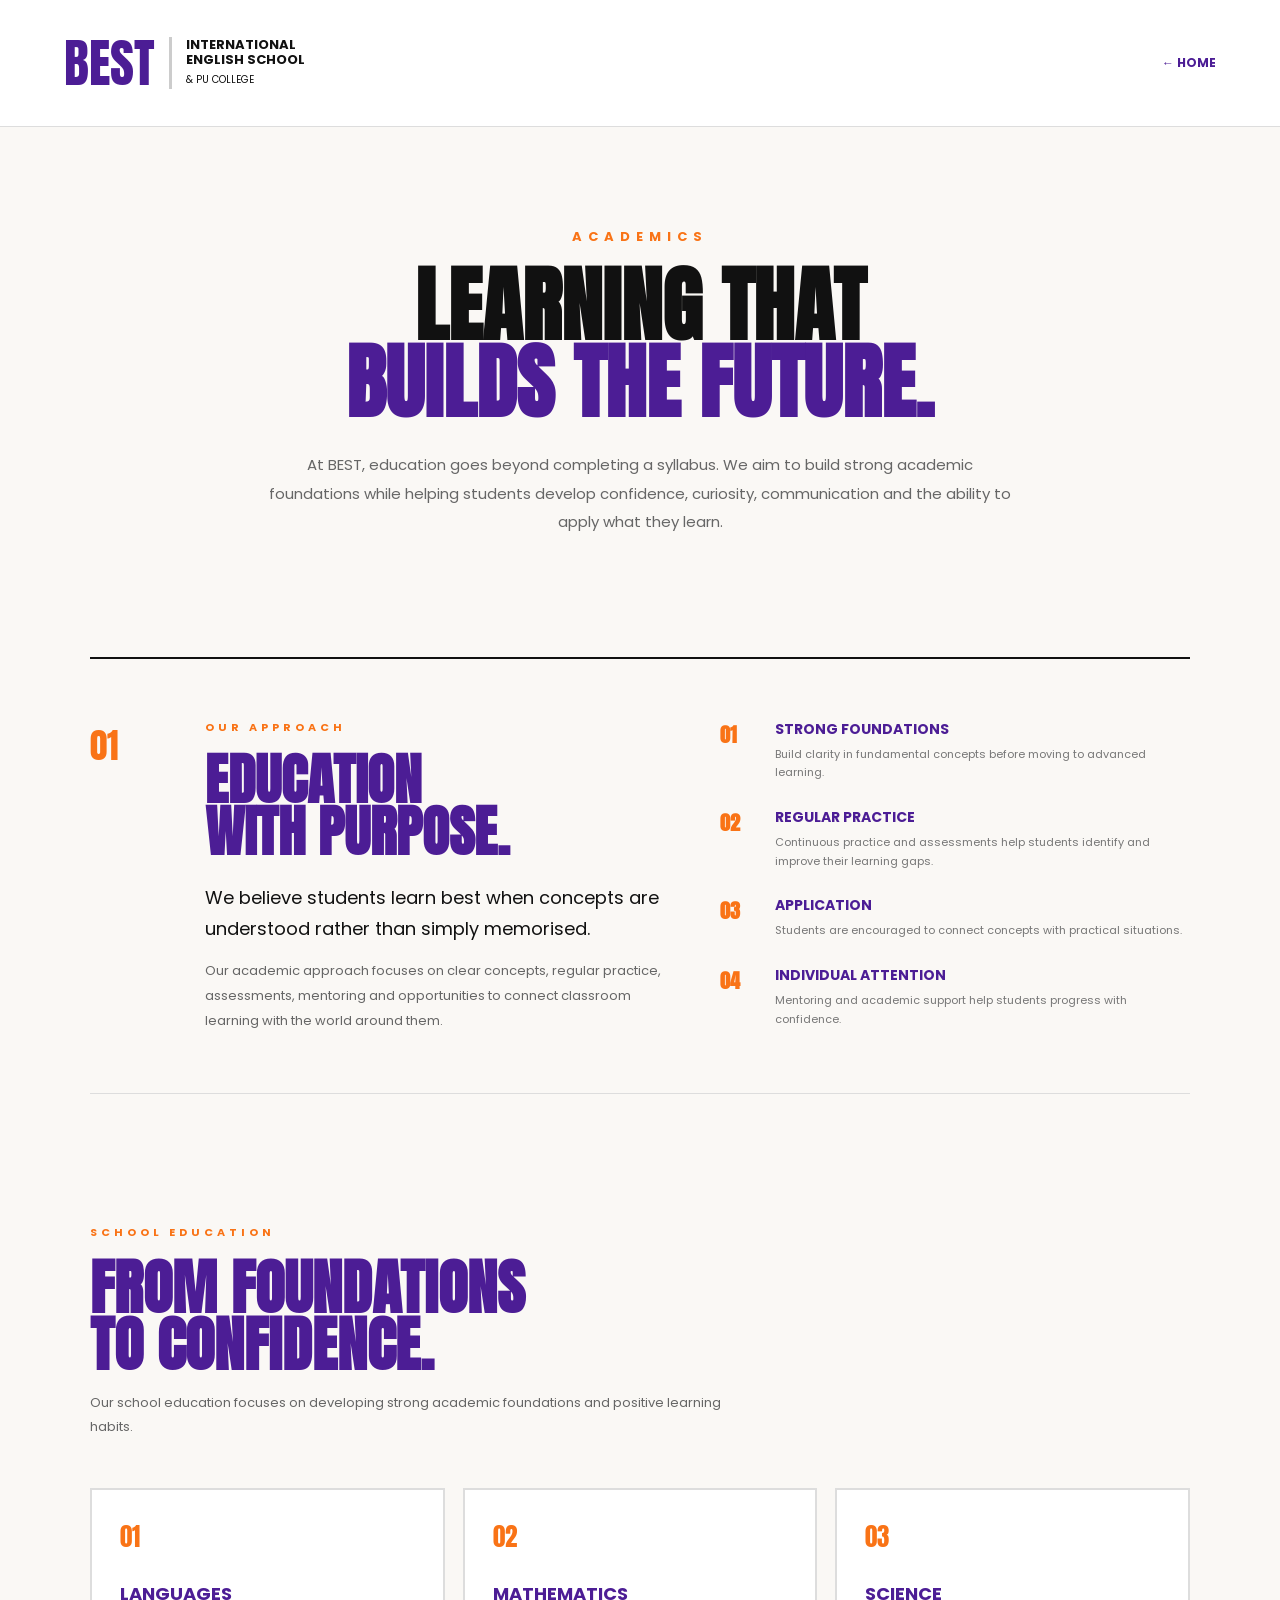
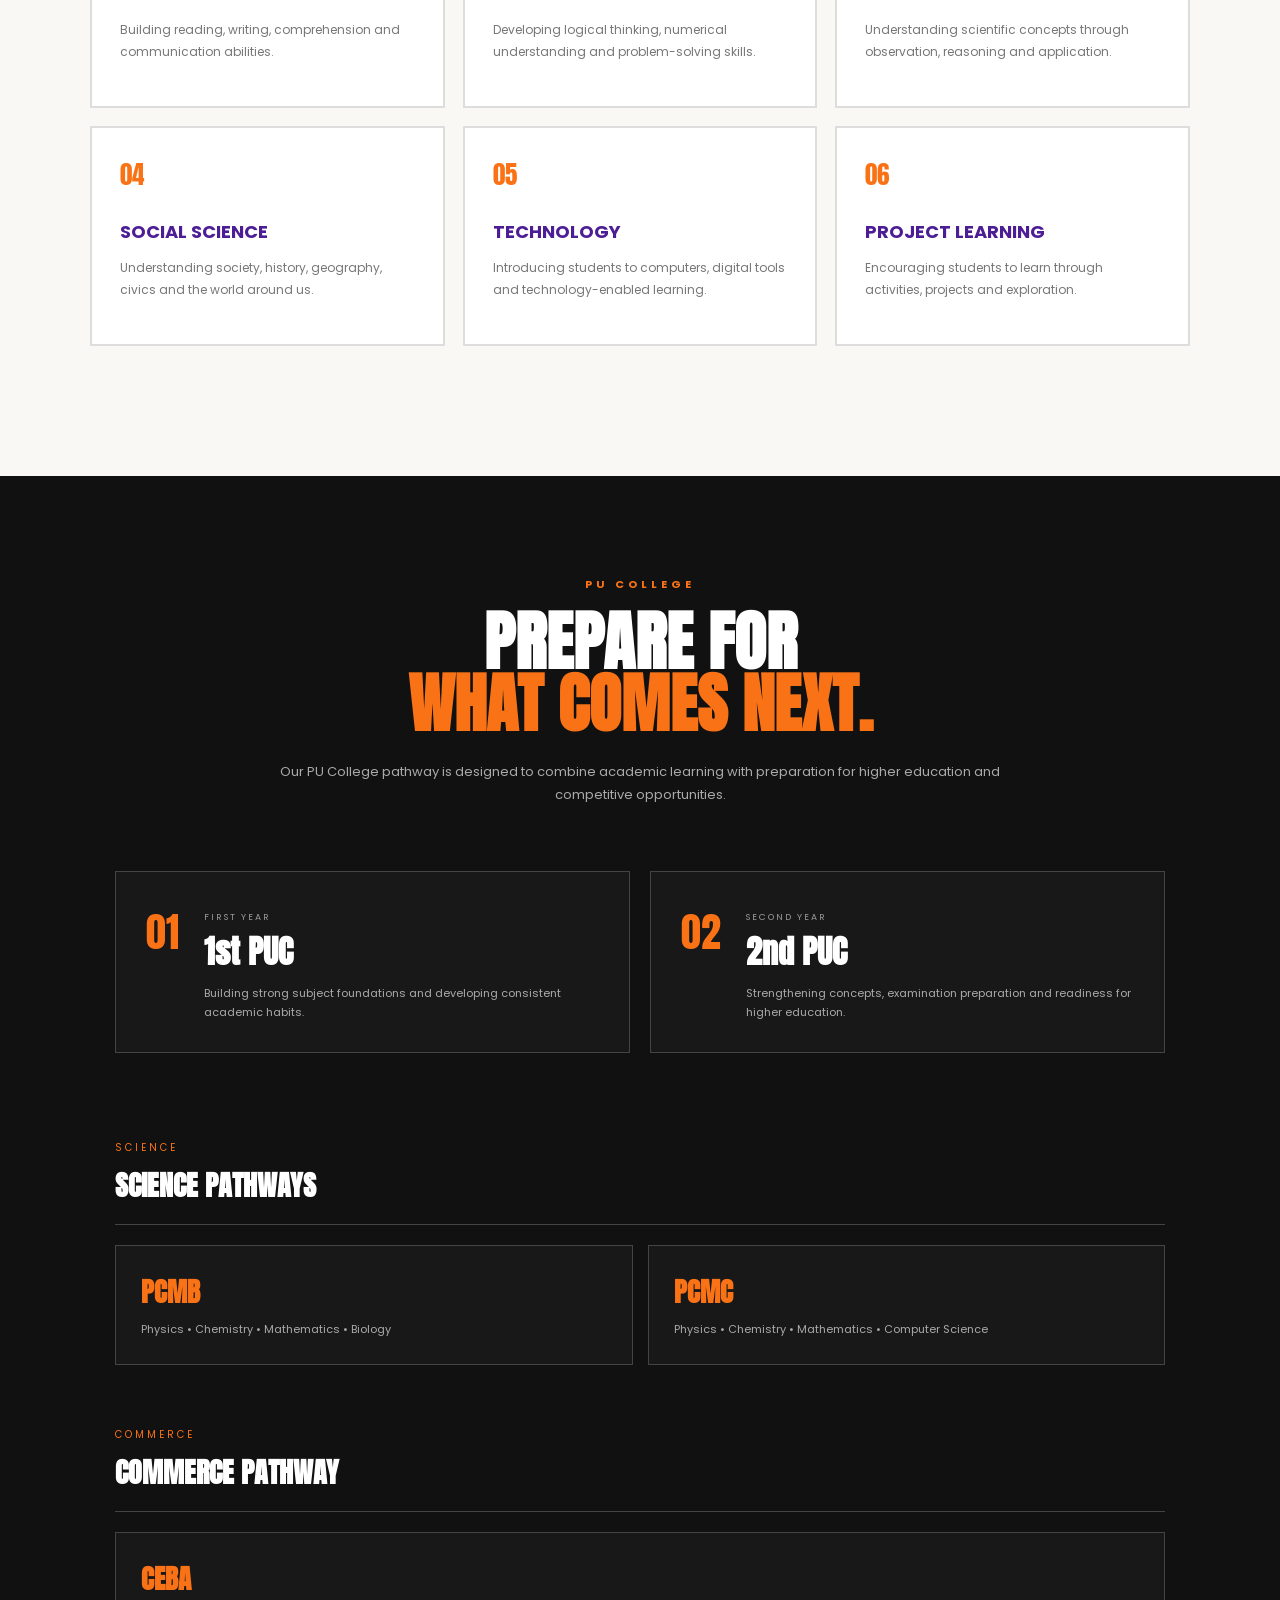
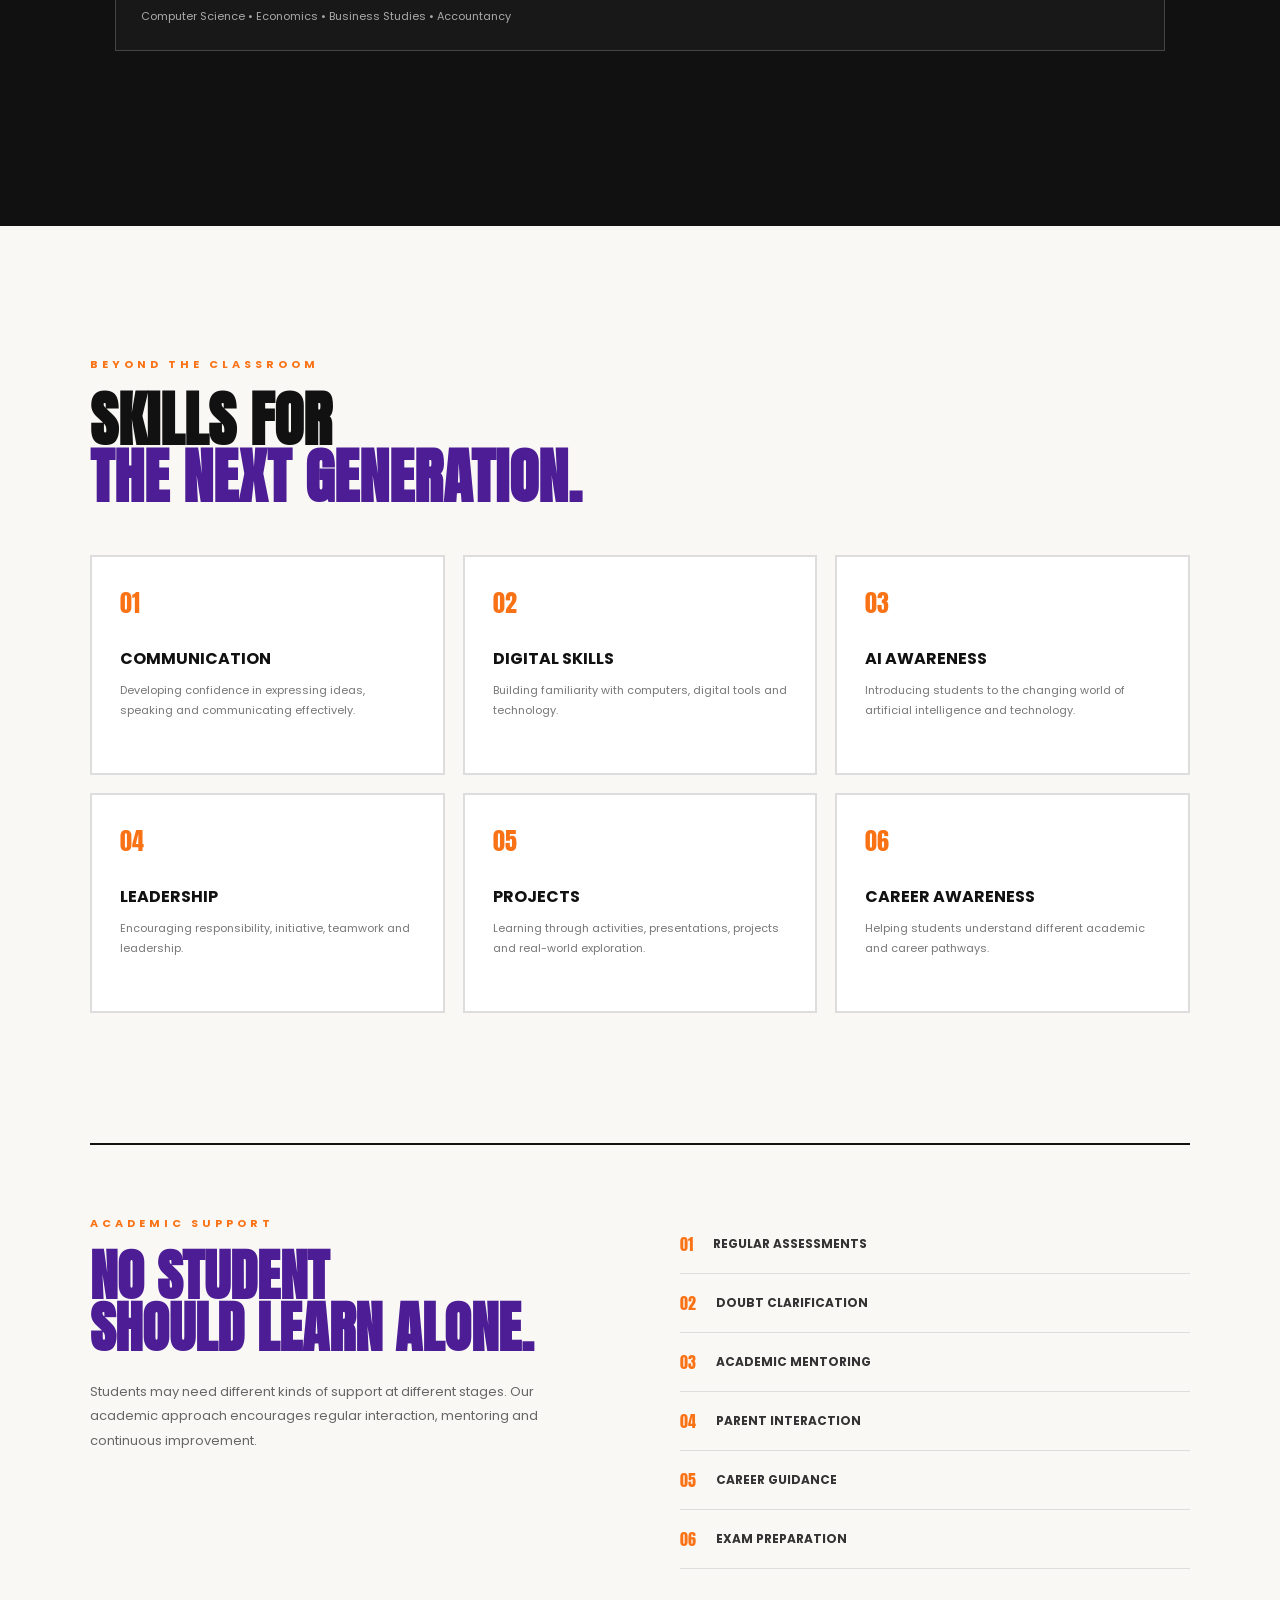
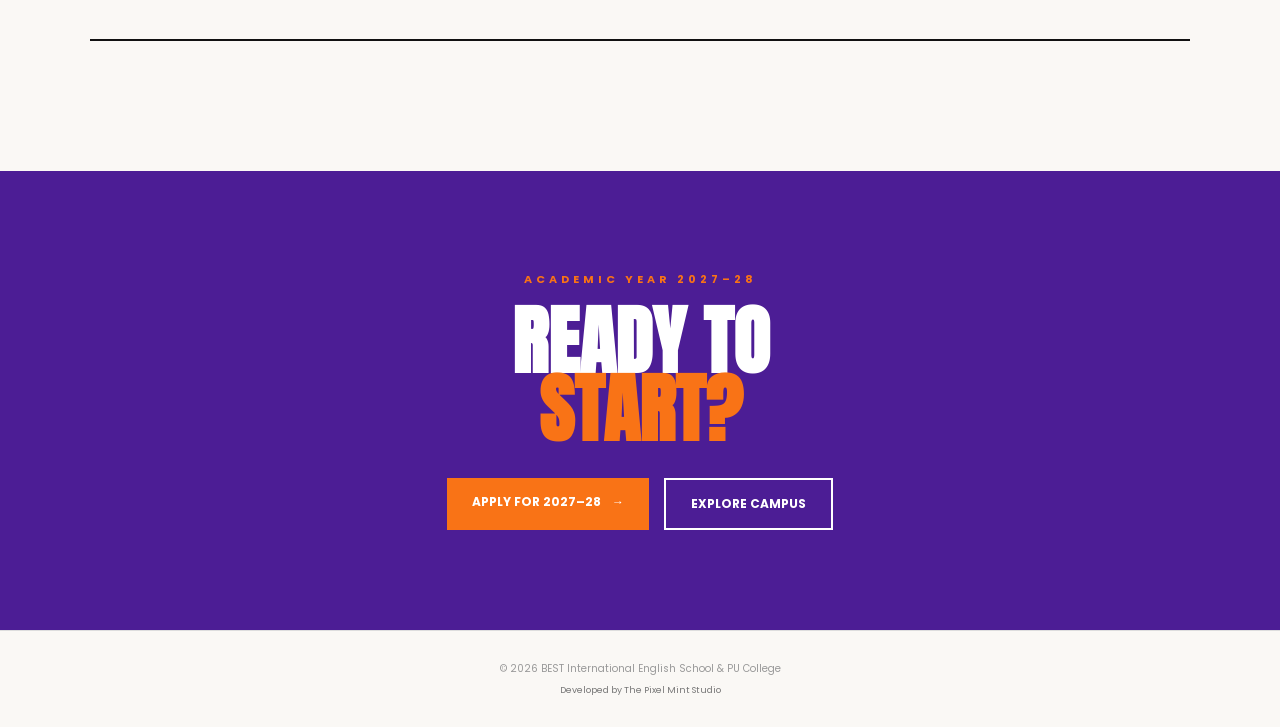
<file: academics/index.html>
<!DOCTYPE html>
<html lang="en">

<head>

    <meta charset="UTF-8">

    <meta
        name="viewport"
        content="width=device-width, initial-scale=1.0"
    >

    <title>
        Academics | BEST International English School & PU College
    </title>

    <meta
        name="description"
        content="Explore academics at BEST International English School & PU College — school education, PU College, academic support, skills and future-ready learning."
    >

    <link
        href="https://fonts.googleapis.com/css2?family=Anton&family=Poppins:wght@300;400;500;600;700&display=swap"
        rel="stylesheet"
    >

    <link
        rel="stylesheet"
        href="academics.css"
    >

</head>


<body>


<!-- =====================================================
     HEADER
===================================================== -->

<header class="academic-header">

    <a href="../" class="brand">

        <div class="brand-best">
            BEST
        </div>

        <div class="brand-line"></div>

        <div class="brand-text">

            <strong>
                INTERNATIONAL<br>
                ENGLISH SCHOOL
            </strong>

            <span>
                & PU COLLEGE
            </span>

        </div>

    </a>


    <a
        href="../"
        class="home-link"
    >
        ← HOME
    </a>

</header>



<!-- =====================================================
     HERO
===================================================== -->

<section class="academic-hero">

    <div class="hero-label">
        ACADEMICS
    </div>

    <h1>

        LEARNING THAT<br>

        <span>
            BUILDS THE FUTURE.
        </span>

    </h1>

    <p>

        At BEST, education goes beyond completing a syllabus.
        We aim to build strong academic foundations while
        helping students develop confidence, curiosity,
        communication and the ability to apply what they learn.

    </p>

</section>



<!-- =====================================================
     ACADEMIC PHILOSOPHY
===================================================== -->

<section class="philosophy-section">

    <div class="section-number">
        01
    </div>


    <div class="philosophy-content">

        <p class="section-label">
            OUR APPROACH
        </p>

        <h2>
            EDUCATION<br>
            WITH PURPOSE.
        </h2>

        <p class="large-text">

            We believe students learn best when concepts are
            understood rather than simply memorised.

        </p>

        <p>

            Our academic approach focuses on clear concepts,
            regular practice, assessments, mentoring and
            opportunities to connect classroom learning with
            the world around them.

        </p>

    </div>


    <div class="philosophy-points">

        <div class="point">

            <strong>
                01
            </strong>

            <div>

                <h3>
                    STRONG FOUNDATIONS
                </h3>

                <p>
                    Build clarity in fundamental concepts
                    before moving to advanced learning.
                </p>

            </div>

        </div>


        <div class="point">

            <strong>
                02
            </strong>

            <div>

                <h3>
                    REGULAR PRACTICE
                </h3>

                <p>
                    Continuous practice and assessments
                    help students identify and improve
                    their learning gaps.
                </p>

            </div>

        </div>


        <div class="point">

            <strong>
                03
            </strong>

            <div>

                <h3>
                    APPLICATION
                </h3>

                <p>
                    Students are encouraged to connect
                    concepts with practical situations.
                </p>

            </div>

        </div>


        <div class="point">

            <strong>
                04
            </strong>

            <div>

                <h3>
                    INDIVIDUAL ATTENTION
                </h3>

                <p>
                    Mentoring and academic support help
                    students progress with confidence.
                </p>

            </div>

        </div>

    </div>

</section>



<!-- =====================================================
     SCHOOL EDUCATION
===================================================== -->

<section class="school-section">

    <div class="section-heading">

        <p class="section-label">
            SCHOOL EDUCATION
        </p>

        <h2>
            FROM FOUNDATIONS<br>
            TO CONFIDENCE.
        </h2>

        <p>

            Our school education focuses on developing
            strong academic foundations and positive
            learning habits.

        </p>

    </div>


    <div class="school-grid">


        <div class="academic-card">

            <span>
                01
            </span>

            <h3>
                LANGUAGES
            </h3>

            <p>
                Building reading, writing, comprehension
                and communication abilities.
            </p>

        </div>


        <div class="academic-card">

            <span>
                02
            </span>

            <h3>
                MATHEMATICS
            </h3>

            <p>
                Developing logical thinking, numerical
                understanding and problem-solving skills.
            </p>

        </div>


        <div class="academic-card">

            <span>
                03
            </span>

            <h3>
                SCIENCE
            </h3>

            <p>
                Understanding scientific concepts through
                observation, reasoning and application.
            </p>

        </div>


        <div class="academic-card">

            <span>
                04
            </span>

            <h3>
                SOCIAL SCIENCE
            </h3>

            <p>
                Understanding society, history, geography,
                civics and the world around us.
            </p>

        </div>


        <div class="academic-card">

            <span>
                05
            </span>

            <h3>
                TECHNOLOGY
            </h3>

            <p>
                Introducing students to computers,
                digital tools and technology-enabled learning.
            </p>

        </div>


        <div class="academic-card">

            <span>
                06
            </span>

            <h3>
                PROJECT LEARNING
            </h3>

            <p>
                Encouraging students to learn through
                activities, projects and exploration.
            </p>

        </div>


    </div>

</section>



<!-- =====================================================
     PU COLLEGE
===================================================== -->

<section class="pu-section">

    <div class="pu-heading">

        <p class="section-label">
            PU COLLEGE
        </p>

        <h2>
            PREPARE FOR<br>
            <span>WHAT COMES NEXT.</span>
        </h2>

        <p>

            Our PU College pathway is designed to combine
            academic learning with preparation for higher
            education and competitive opportunities.

        </p>

    </div>


    <div class="pu-years">

        <div class="year-card">

            <div class="year-number">
                01
            </div>

            <div>

                <small>
                    FIRST YEAR
                </small>

                <h3>
                    1st PUC
                </h3>

                <p>
                    Building strong subject foundations
                    and developing consistent academic
                    habits.
                </p>

            </div>

        </div>


        <div class="year-card">

            <div class="year-number">
                02
            </div>

            <div>

                <small>
                    SECOND YEAR
                </small>

                <h3>
                    2nd PUC
                </h3>

                <p>
                    Strengthening concepts, examination
                    preparation and readiness for higher
                    education.
                </p>

            </div>

        </div>

    </div>



    <!-- SCIENCE -->

    <div class="stream-section">

        <div class="stream-title">

            <span>
                SCIENCE
            </span>

            <h3>
                SCIENCE PATHWAYS
            </h3>

        </div>


        <div class="stream-grid">

            <div class="stream-card">

                <h4>
                    PCMB
                </h4>

                <p>
                    Physics • Chemistry • Mathematics • Biology
                </p>

            </div>


            <div class="stream-card">

                <h4>
                    PCMC
                </h4>

                <p>
                    Physics • Chemistry • Mathematics • Computer Science
                </p>

            </div>

        </div>

    </div>



    <!-- COMMERCE -->

    <div class="stream-section commerce">

        <div class="stream-title">

            <span>
                COMMERCE
            </span>

            <h3>
                COMMERCE PATHWAY
            </h3>

        </div>


        <div class="stream-grid">

            <div class="stream-card">

                <h4>
                    CEBA
                </h4>

                <p>
                    Computer Science • Economics • Business Studies • Accountancy
                </p>

            </div>

        </div>

    </div>

</section>



<!-- =====================================================
     BEYOND THE CLASSROOM
===================================================== -->

<section class="future-section">

    <div class="future-heading">

        <p class="section-label">
            BEYOND THE CLASSROOM
        </p>

        <h2>
            SKILLS FOR<br>
            <span>THE NEXT GENERATION.</span>
        </h2>

    </div>


    <div class="future-grid">


        <div class="future-card">

            <div>
                01
            </div>

            <h3>
                COMMUNICATION
            </h3>

            <p>
                Developing confidence in expressing ideas,
                speaking and communicating effectively.
            </p>

        </div>


        <div class="future-card">

            <div>
                02
            </div>

            <h3>
                DIGITAL SKILLS
            </h3>

            <p>
                Building familiarity with computers,
                digital tools and technology.
            </p>

        </div>


        <div class="future-card">

            <div>
                03
            </div>

            <h3>
                AI AWARENESS
            </h3>

            <p>
                Introducing students to the changing
                world of artificial intelligence and
                technology.
            </p>

        </div>


        <div class="future-card">

            <div>
                04
            </div>

            <h3>
                LEADERSHIP
            </h3>

            <p>
                Encouraging responsibility, initiative,
                teamwork and leadership.
            </p>

        </div>


        <div class="future-card">

            <div>
                05
            </div>

            <h3>
                PROJECTS
            </h3>

            <p>
                Learning through activities, presentations,
                projects and real-world exploration.
            </p>

        </div>


        <div class="future-card">

            <div>
                06
            </div>

            <h3>
                CAREER AWARENESS
            </h3>

            <p>
                Helping students understand different
                academic and career pathways.
            </p>

        </div>


    </div>

</section>



<!-- =====================================================
     ACADEMIC SUPPORT
===================================================== -->

<section class="support-section">

    <div class="support-left">

        <p class="section-label">
            ACADEMIC SUPPORT
        </p>

        <h2>
            NO STUDENT<br>
            SHOULD LEARN ALONE.
        </h2>

        <p>

            Students may need different kinds of support
            at different stages. Our academic approach
            encourages regular interaction, mentoring
            and continuous improvement.

        </p>

    </div>


    <div class="support-list">

        <div>
            <span>01</span>
            <strong>REGULAR ASSESSMENTS</strong>
        </div>

        <div>
            <span>02</span>
            <strong>DOUBT CLARIFICATION</strong>
        </div>

        <div>
            <span>03</span>
            <strong>ACADEMIC MENTORING</strong>
        </div>

        <div>
            <span>04</span>
            <strong>PARENT INTERACTION</strong>
        </div>

        <div>
            <span>05</span>
            <strong>CAREER GUIDANCE</strong>
        </div>

        <div>
            <span>06</span>
            <strong>EXAM PREPARATION</strong>
        </div>

    </div>

</section>



<!-- =====================================================
     ADMISSIONS CTA
===================================================== -->

<section class="academic-cta">

    <p>
        ACADEMIC YEAR 2027–28
    </p>

    <h2>
        READY TO<br>
        <span>START?</span>
    </h2>

    <div class="cta-buttons">

        <a
            href="../admissions/"
            class="primary-btn"
        >
            APPLY FOR 2027–28
            <span>→</span>
        </a>

        <a
            href="../campus/"
            class="secondary-btn"
        >
            EXPLORE CAMPUS
        </a>

    </div>

</section>



<!-- =====================================================
     FOOTER
===================================================== -->

<footer>

    <p>
        © 2026 BEST International English School & PU College
    </p>

    <p class="developer-credit">
        Developed by The Pixel Mint Studio
    </p>

</footer>



<script src="academics.js"></script>

</body>

  </html>
</file>
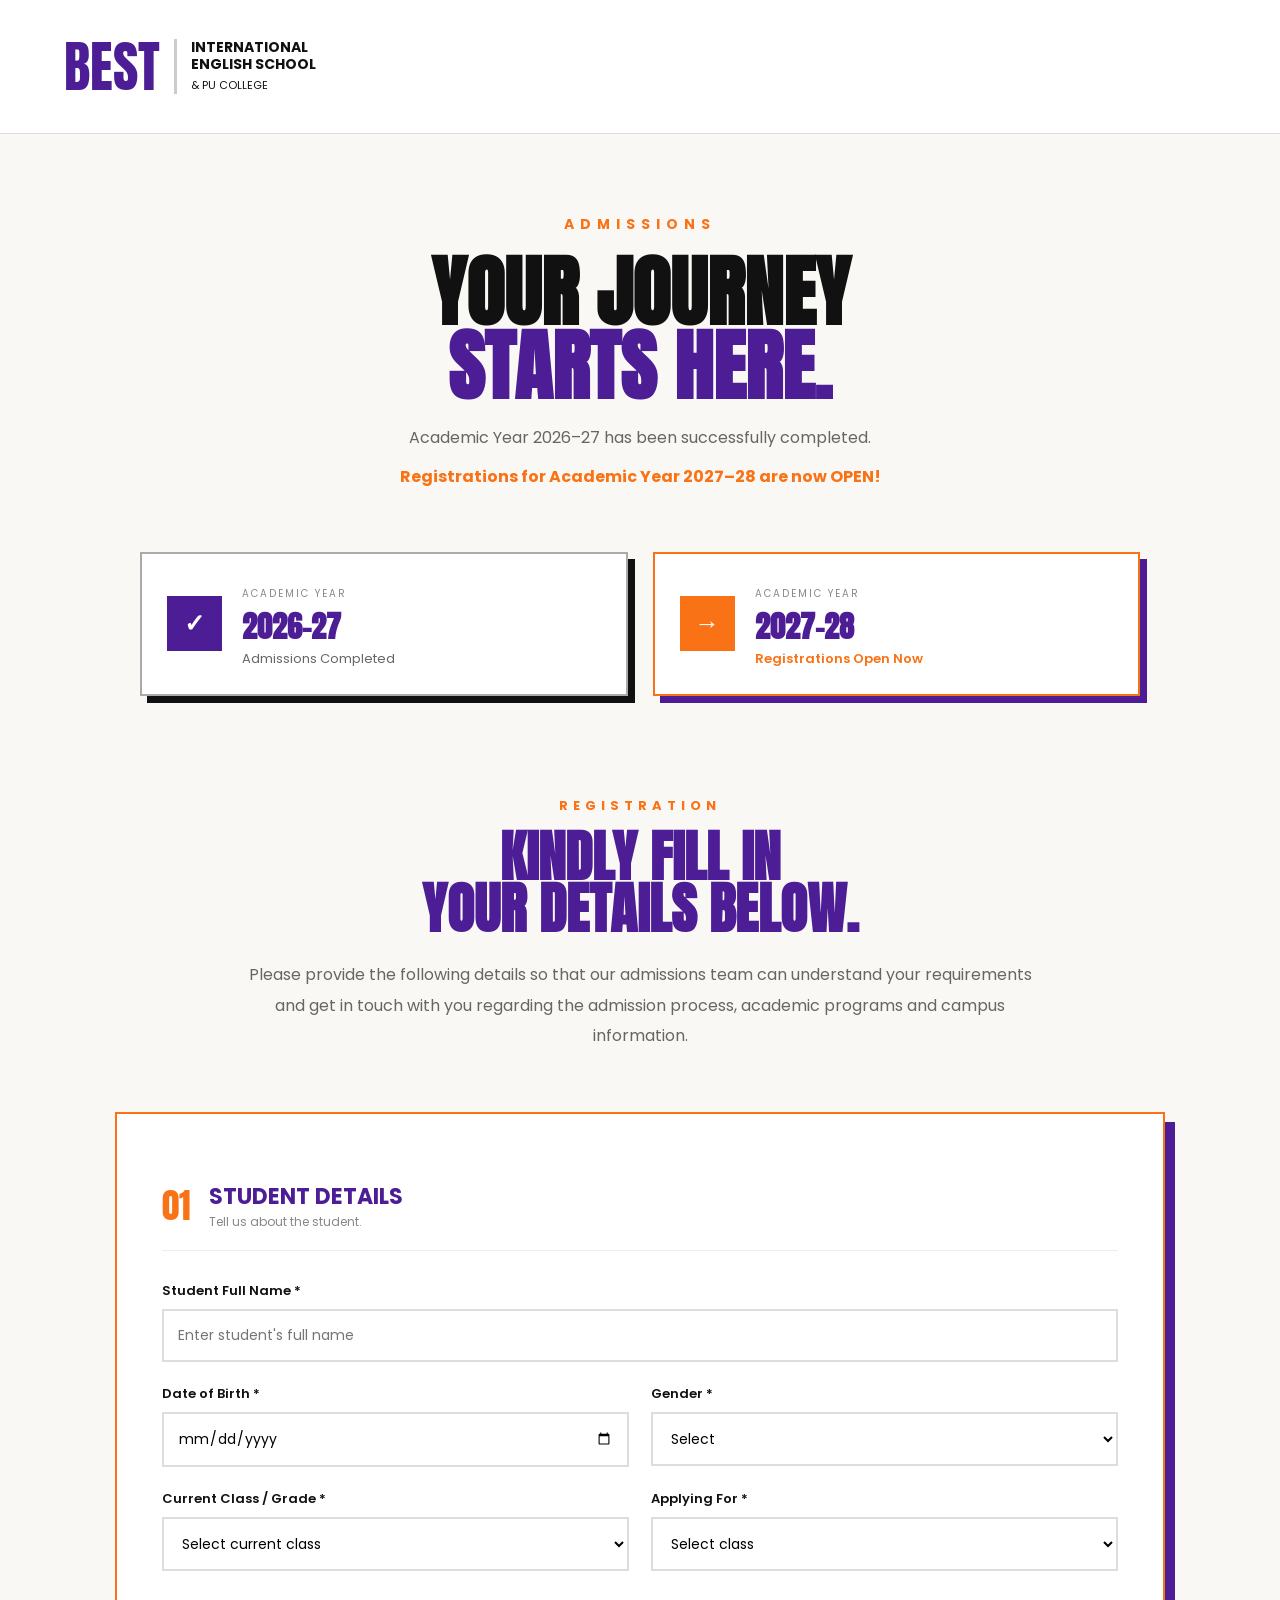
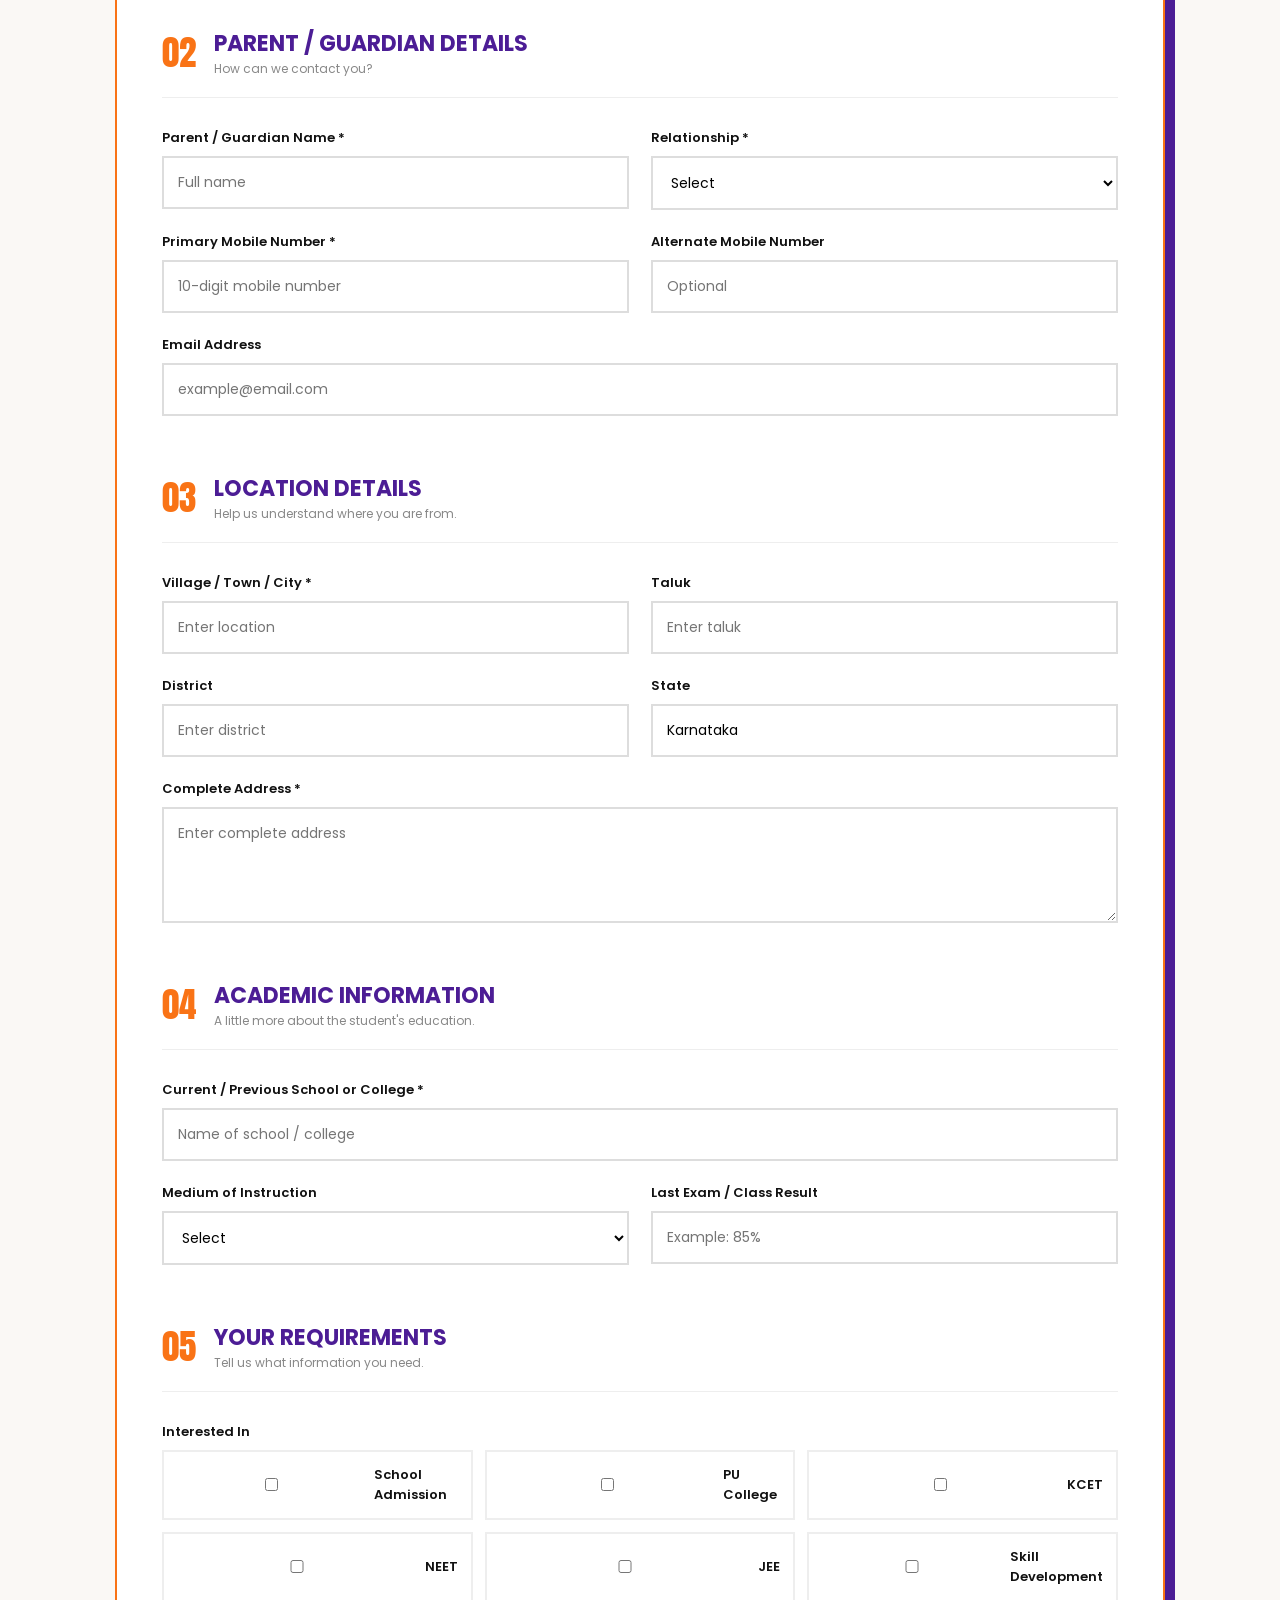
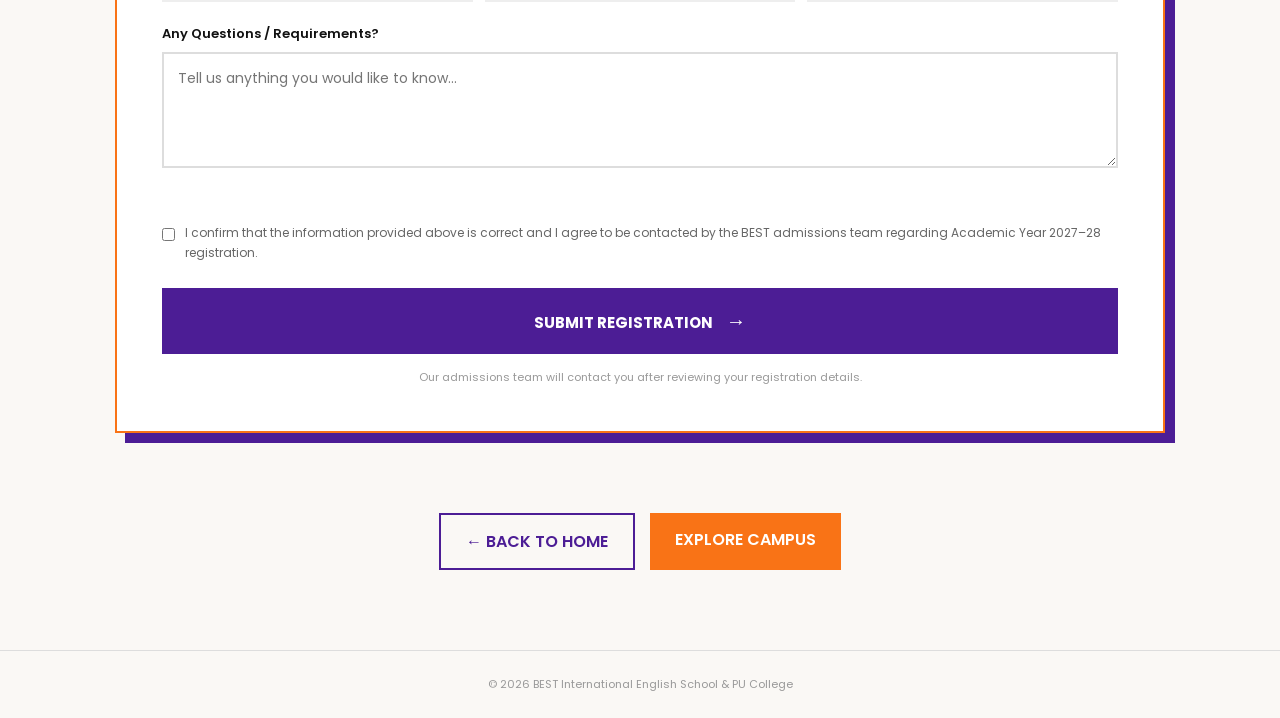
<file: admissions/index.html>
<!DOCTYPE html>
<html lang="en">

<head>

    <meta charset="UTF-8">

    <meta
        name="viewport"
        content="width=device-width, initial-scale=1.0"
    >

    <title>Admissions 2027-28 | BEST International English School & PU College</title>

    <meta
        name="description"
        content="Registrations are open for the academic year 2027-28 at BEST International English School & PU College."
    >

    <link
        href="https://fonts.googleapis.com/css2?family=Anton&family=Poppins:wght@300;400;500;600;700&display=swap"
        rel="stylesheet"
    >

    <link rel="stylesheet" href="admissions.css">

</head>


<body>


<!-- =========================
     TOP BRAND
========================= -->

<header class="admission-header">

    <a href="../" class="brand">

        <div class="brand-best">
            BEST
        </div>

        <div class="brand-line"></div>

        <div class="brand-text">

            <strong>
                INTERNATIONAL<br>
                ENGLISH SCHOOL
            </strong>

            <span>
                & PU COLLEGE
            </span>

        </div>

    </a>

</header>



<!-- =========================
     HERO
========================= -->

<section class="admission-hero">

    <p class="small-title">
        ADMISSIONS
    </p>

    <h1>
        YOUR JOURNEY<br>
        <span>STARTS HERE.</span>
    </h1>

    <p class="hero-text">

        Academic Year 2026–27 has been successfully completed.

        <br>

        <strong>
            Registrations for Academic Year 2027–28 are now OPEN!
        </strong>

    </p>

</section>



<!-- =========================
     STATUS
========================= -->

<section class="status-section">

    <div class="status-card completed">

        <span class="status-icon">
            ✓
        </span>

        <div>

            <small>
                ACADEMIC YEAR
            </small>

            <h3>
                2026–27
            </h3>

            <p>
                Admissions Completed
            </p>

        </div>

    </div>


    <div class="status-card open">

        <span class="status-icon">
            →
        </span>

        <div>

            <small>
                ACADEMIC YEAR
            </small>

            <h3>
                2027–28
            </h3>

            <p>
                Registrations Open Now
            </p>

        </div>

    </div>

</section>



<!-- =========================
     INFORMATION
========================= -->

<section class="intro-section">

    <p class="section-label">
        REGISTRATION
    </p>

    <h2>
        KINDLY FILL IN<br>
        YOUR DETAILS BELOW.
    </h2>

    <p>

        Please provide the following details so that our
        admissions team can understand your requirements
        and get in touch with you regarding the admission
        process, academic programs and campus information.

    </p>

</section>



<!-- =========================
     FORM
========================= -->

<section class="form-section">

    <form
        id="admissionForm"
        class="admission-form"
    >


        <!-- STUDENT INFORMATION -->

        <div class="form-heading">

            <span>
                01
            </span>

            <div>

                <h2>
                    STUDENT DETAILS
                </h2>

                <p>
                    Tell us about the student.
                </p>

            </div>

        </div>


        <div class="form-grid">


            <div class="input-group full">

                <label>
                    Student Full Name *
                </label>

                <input
                    type="text"
                    id="studentName"
                    name="studentName"
                    placeholder="Enter student's full name"
                    required
                >

            </div>


            <div class="input-group">

                <label>
                    Date of Birth *
                </label>

                <input
                    type="date"
                    id="dob"
                    name="dob"
                    required
                >

            </div>


            <div class="input-group">

                <label>
                    Gender *
                </label>

                <select
                    id="gender"
                    name="gender"
                    required
                >

                    <option value="">
                        Select
                    </option>

                    <option>
                        Male
                    </option>

                    <option>
                        Female
                    </option>

                    <option>
                        Prefer not to say
                    </option>

                </select>

            </div>


            <div class="input-group">

                <label>
                    Current Class / Grade *
                </label>

                <select
                    id="currentClass"
                    name="currentClass"
                    required
                >

                    <option value="">
                        Select current class
                    </option>

                    <option>Nursery</option>
                    <option>LKG</option>
                    <option>UKG</option>

                    <option>1st Grade</option>
                    <option>2nd Grade</option>
                    <option>3rd Grade</option>
                    <option>4th Grade</option>
                    <option>5th Grade</option>
                    <option>6th Grade</option>
                    <option>7th Grade</option>
                    <option>8th Grade</option>
                    <option>9th Grade</option>
                    <option>10th Grade</option>

                    <option>1st PUC</option>
                    <option>2nd PUC</option>

                </select>

            </div>


            <div class="input-group">

                <label>
                    Applying For *
                </label>

                <select
                    id="applyingFor"
                    name="applyingFor"
                    required
                >

                    <option value="">
                        Select class
                    </option>

                    <option>Nursery</option>
                    <option>LKG</option>
                    <option>UKG</option>

                    <option>1st Grade</option>
                    <option>2nd Grade</option>
                    <option>3rd Grade</option>
                    <option>4th Grade</option>
                    <option>5th Grade</option>
                    <option>6th Grade</option>
                    <option>7th Grade</option>
                    <option>8th Grade</option>
                    <option>9th Grade</option>
                    <option>10th Grade</option>

                    <option>1st PUC</option>
                    <option>2nd PUC</option>

                </select>

            </div>


            <div
                class="input-group hidden"
                id="streamGroup"
            >

                <label>
                    PUC Stream
                </label>

                <select
                    id="stream"
                    name="stream"
                >

                    <option value="">
                        Select stream
                    </option>

                    <option>
                        Science
                    </option>

                    <option>
                        Commerce
                    </option>

                </select>

            </div>


            <div
                class="input-group hidden"
                id="courseGroup"
            >

                <label>
                    Course
                </label>

                <select
                    id="course"
                    name="course"
                >

                    <option value="">
                        Select course
                    </option>

                </select>

            </div>


        </div>



        <!-- PARENT INFORMATION -->

        <div class="form-heading">

            <span>
                02
            </span>

            <div>

                <h2>
                    PARENT / GUARDIAN DETAILS
                </h2>

                <p>
                    How can we contact you?
                </p>

            </div>

        </div>


        <div class="form-grid">


            <div class="input-group">

                <label>
                    Parent / Guardian Name *
                </label>

                <input
                    type="text"
                    id="parentName"
                    name="parentName"
                    placeholder="Full name"
                    required
                >

            </div>


            <div class="input-group">

                <label>
                    Relationship *
                </label>

                <select
                    id="relationship"
                    name="relationship"
                    required
                >

                    <option value="">
                        Select
                    </option>

                    <option>
                        Father
                    </option>

                    <option>
                        Mother
                    </option>

                    <option>
                        Guardian
                    </option>

                    <option>
                        Other
                    </option>

                </select>

            </div>


            <div class="input-group">

                <label>
                    Primary Mobile Number *
                </label>

                <input
                    type="tel"
                    id="phone"
                    name="phone"
                    placeholder="10-digit mobile number"
                    pattern="[0-9]{10}"
                    maxlength="10"
                    required
                >

            </div>


            <div class="input-group">

                <label>
                    Alternate Mobile Number
                </label>

                <input
                    type="tel"
                    id="alternatePhone"
                    name="alternatePhone"
                    placeholder="Optional"
                    pattern="[0-9]{10}"
                    maxlength="10"
                >

            </div>


            <div class="input-group full">

                <label>
                    Email Address
                </label>

                <input
                    type="email"
                    id="email"
                    name="email"
                    placeholder="example@email.com"
                >

            </div>


        </div>



        <!-- ADDRESS -->

        <div class="form-heading">

            <span>
                03
            </span>

            <div>

                <h2>
                    LOCATION DETAILS
                </h2>

                <p>
                    Help us understand where you are from.
                </p>

            </div>

        </div>


        <div class="form-grid">


            <div class="input-group">

                <label>
                    Village / Town / City *
                </label>

                <input
                    type="text"
                    id="city"
                    name="city"
                    placeholder="Enter location"
                    required
                >

            </div>


            <div class="input-group">

                <label>
                    Taluk
                </label>

                <input
                    type="text"
                    id="taluk"
                    name="taluk"
                    placeholder="Enter taluk"
                >

            </div>


            <div class="input-group">

                <label>
                    District
                </label>

                <input
                    type="text"
                    id="district"
                    name="district"
                    placeholder="Enter district"
                >

            </div>


            <div class="input-group">

                <label>
                    State
                </label>

                <input
                    type="text"
                    id="state"
                    name="state"
                    value="Karnataka"
                >

            </div>


            <div class="input-group full">

                <label>
                    Complete Address *
                </label>

                <textarea
                    id="address"
                    name="address"
                    rows="4"
                    placeholder="Enter complete address"
                    required
                ></textarea>

            </div>


        </div>



        <!-- ACADEMIC INFORMATION -->

        <div class="form-heading">

            <span>
                04
            </span>

            <div>

                <h2>
                    ACADEMIC INFORMATION
                </h2>

                <p>
                    A little more about the student's education.
                </p>

            </div>

        </div>


        <div class="form-grid">


            <div class="input-group full">

                <label>
                    Current / Previous School or College *
                </label>

                <input
                    type="text"
                    id="previousInstitution"
                    name="previousInstitution"
                    placeholder="Name of school / college"
                    required
                >

            </div>


            <div class="input-group">

                <label>
                    Medium of Instruction
                </label>

                <select
                    id="medium"
                    name="medium"
                >

                    <option value="">
                        Select
                    </option>

                    <option>
                        Kannada
                    </option>

                    <option>
                        English
                    </option>

                    <option>
                        Other
                    </option>

                </select>

            </div>


            <div class="input-group">

                <label>
                    Last Exam / Class Result
                </label>

                <input
                    type="text"
                    id="result"
                    name="result"
                    placeholder="Example: 85%"
                >

            </div>


        </div>



        <!-- REQUIREMENTS -->

        <div class="form-heading">

            <span>
                05
            </span>

            <div>

                <h2>
                    YOUR REQUIREMENTS
                </h2>

                <p>
                    Tell us what information you need.
                </p>

            </div>

        </div>


        <div class="form-grid">


            <div class="input-group full">

                <label>
                    Interested In
                </label>

                <div class="check-grid">

                    <label class="check-item">

                        <input
                            type="checkbox"
                            name="interest"
                            value="School Admission"
                        >

                        <span>
                            School Admission
                        </span>

                    </label>


                    <label class="check-item">

                        <input
                            type="checkbox"
                            name="interest"
                            value="PU College"
                        >

                        <span>
                            PU College
                        </span>

                    </label>


                    <label class="check-item">

                        <input
                            type="checkbox"
                            name="interest"
                            value="KCET"
                        >

                        <span>
                            KCET
                        </span>

                    </label>


                    <label class="check-item">

                        <input
                            type="checkbox"
                            name="interest"
                            value="NEET"
                        >

                        <span>
                            NEET
                        </span>

                    </label>


                    <label class="check-item">

                        <input
                            type="checkbox"
                            name="interest"
                            value="JEE"
                        >

                        <span>
                            JEE
                        </span>

                    </label>


                    <label class="check-item">

                        <input
                            type="checkbox"
                            name="interest"
                            value="Skill Development"
                        >

                        <span>
                            Skill Development
                        </span>

                    </label>

                </div>

            </div>


            <div class="input-group full">

                <label>
                    Any Questions / Requirements?
                </label>

                <textarea
                    id="message"
                    name="message"
                    rows="4"
                    placeholder="Tell us anything you would like to know..."
                ></textarea>

            </div>


        </div>



        <!-- CONSENT -->

        <label class="consent">

            <input
                type="checkbox"
                id="consent"
                required
            >

            <span>
                I confirm that the information provided above
                is correct and I agree to be contacted by the
                BEST admissions team regarding Academic Year
                2027–28 registration.
            </span>

        </label>



        <button
            type="submit"
            class="submit-btn"
        >

            SUBMIT REGISTRATION

            <span>
                →
            </span>

        </button>


        <p class="form-note">

            Our admissions team will contact you after
            reviewing your registration details.

        </p>


    </form>

</section>



<!-- =========================
     BACK
========================= -->

<section class="bottom-section">

    <a href="../" class="home-btn">
        ← BACK TO HOME
    </a>

    <a
        href="../campus/"
        class="campus-btn"
    >
        EXPLORE CAMPUS
    </a>

</section>



<footer>

    © 2026 BEST International English School & PU College

</footer>



<script src="admissions.js"></script>

</body>

</html>
</file>
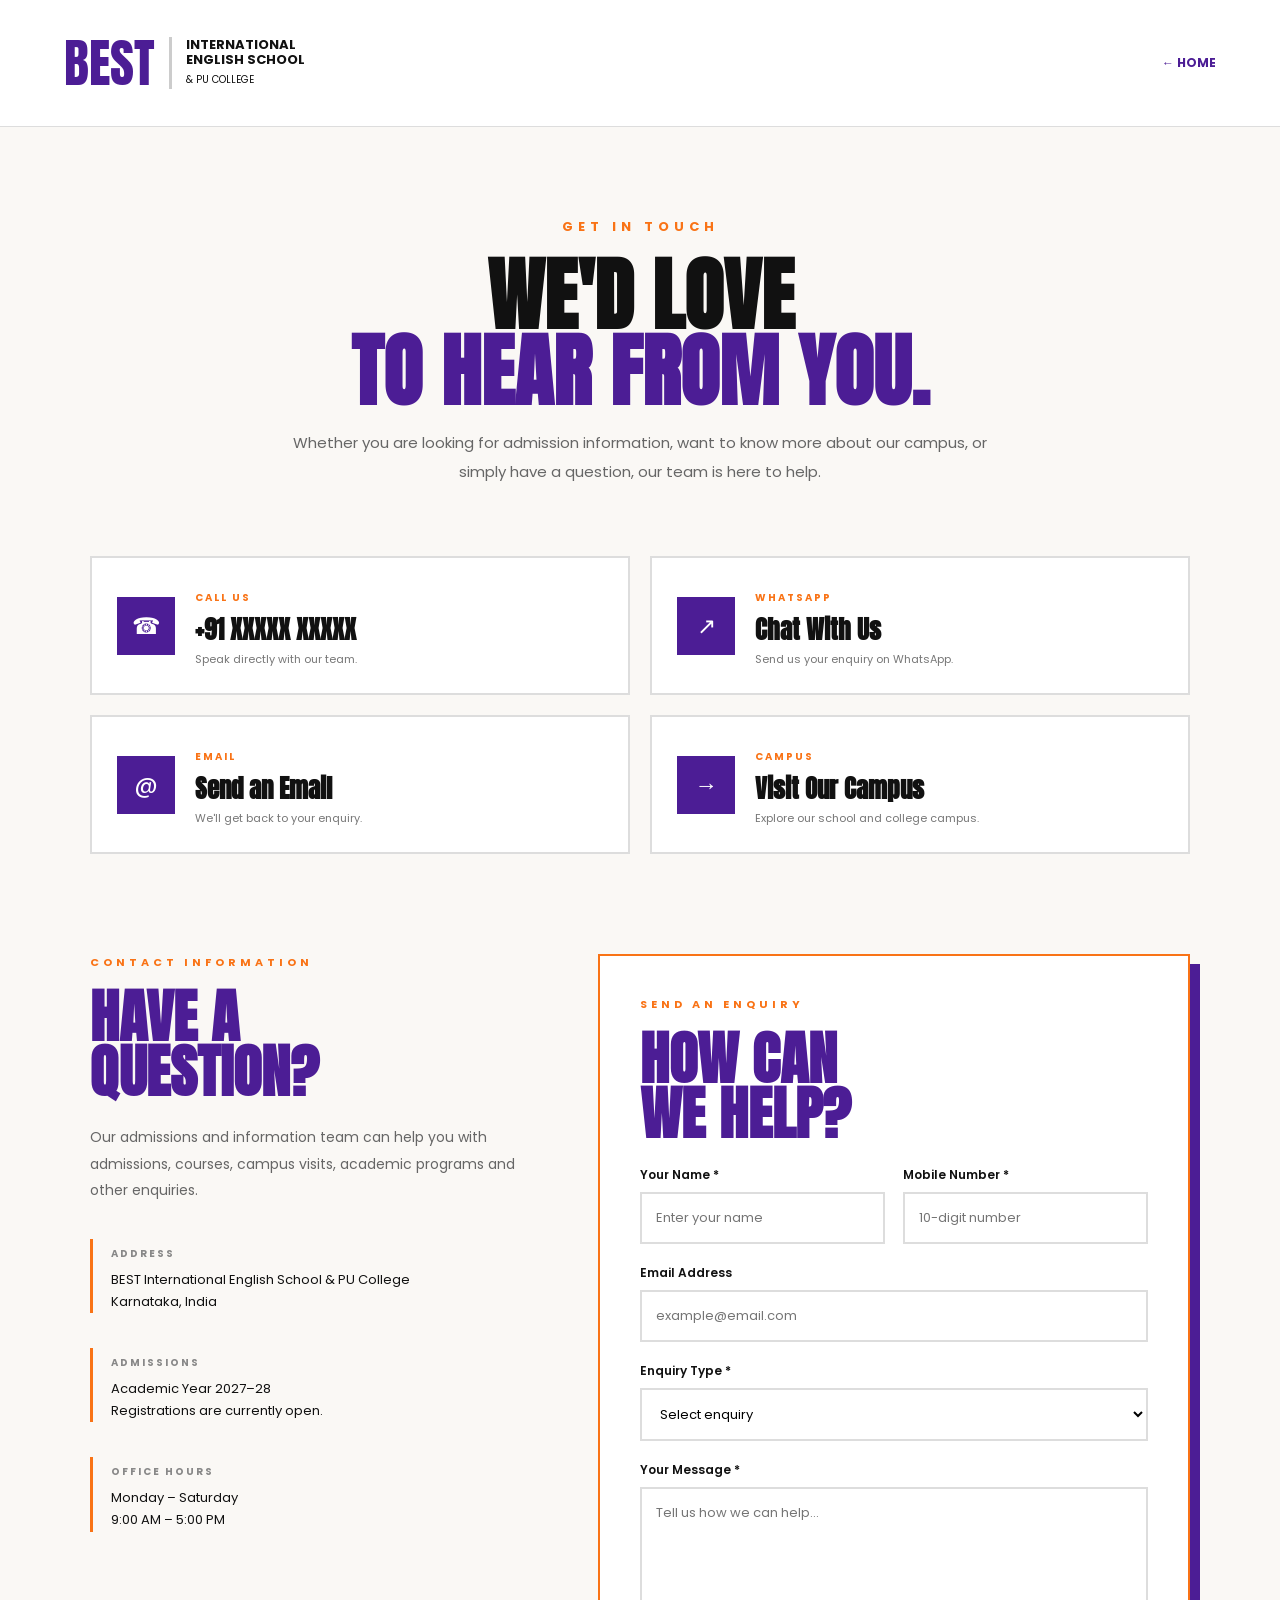
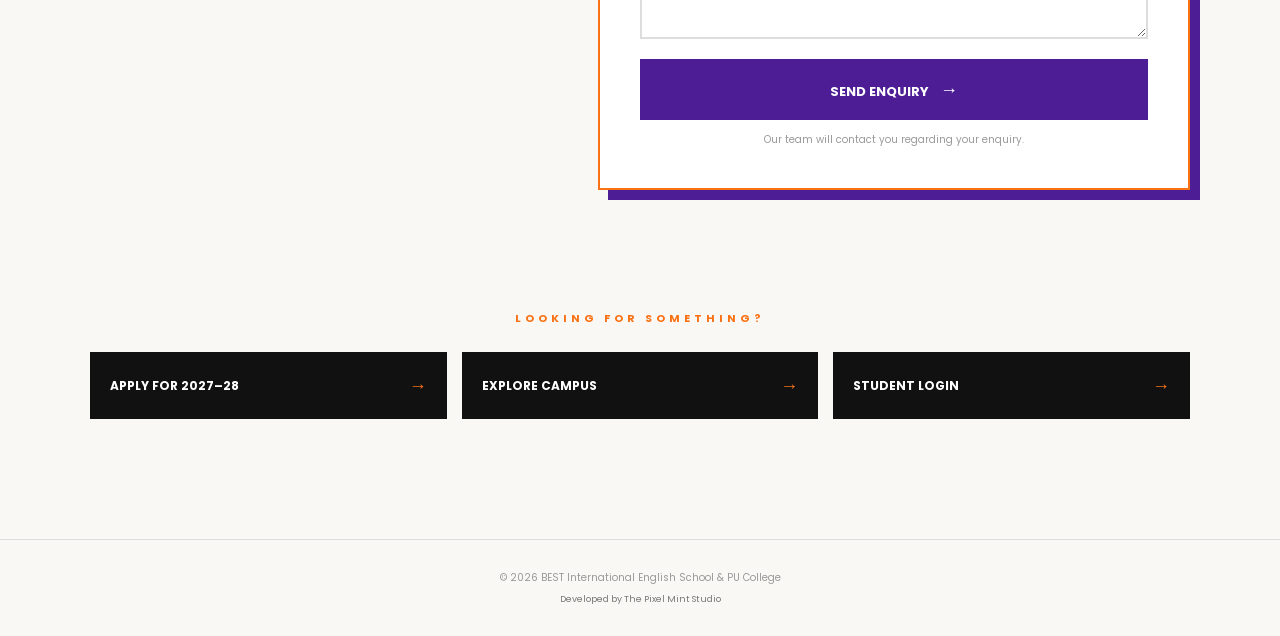
<file: contact/index.html>
<!DOCTYPE html>
<html lang="en">

<head>

    <meta charset="UTF-8">

    <meta
        name="viewport"
        content="width=device-width, initial-scale=1.0"
    >

    <title>Contact Us | BEST International English School & PU College</title>

    <meta
        name="description"
        content="Contact BEST International English School & PU College for admissions, enquiries and campus information."
    >

    <link
        href="https://fonts.googleapis.com/css2?family=Anton&family=Poppins:wght@300;400;500;600;700&display=swap"
        rel="stylesheet"
    >

    <link
        rel="stylesheet"
        href="contact.css"
    >

</head>


<body>


<!-- =========================
     HEADER
========================= -->

<header class="contact-header">

    <a href="../" class="brand">

        <div class="brand-best">
            BEST
        </div>

        <div class="brand-line"></div>

        <div class="brand-text">

            <strong>
                INTERNATIONAL<br>
                ENGLISH SCHOOL
            </strong>

            <span>
                & PU COLLEGE
            </span>

        </div>

    </a>


    <a href="../" class="home-link">
        ← HOME
    </a>

</header>



<!-- =========================
     HERO
========================= -->

<section class="contact-hero">

    <p class="eyebrow">
        GET IN TOUCH
    </p>

    <h1>
        WE'D LOVE<br>
        <span>TO HEAR FROM YOU.</span>
    </h1>

    <p class="hero-description">

        Whether you are looking for admission information,
        want to know more about our campus, or simply have
        a question, our team is here to help.

    </p>

</section>



<!-- =========================
     CONTACT CARDS
========================= -->

<section class="contact-cards">


    <!-- PHONE -->

    <a
        href="tel:+91XXXXXXXXXX"
        class="contact-card"
    >

        <div class="card-icon">
            ☎
        </div>

        <div>

            <span>
                CALL US
            </span>

            <h2>
                +91 XXXXX XXXXX
            </h2>

            <p>
                Speak directly with our team.
            </p>

        </div>

    </a>



    <!-- WHATSAPP -->

    <a
        href="https://wa.me/91XXXXXXXXXX"
        class="contact-card"
        target="_blank"
        rel="noopener"
    >

        <div class="card-icon">
            ↗
        </div>

        <div>

            <span>
                WHATSAPP
            </span>

            <h2>
                Chat With Us
            </h2>

            <p>
                Send us your enquiry on WhatsApp.
            </p>

        </div>

    </a>



    <!-- EMAIL -->

    <a
        href="mailto:YOUR-EMAIL@example.com"
        class="contact-card"
    >

        <div class="card-icon">
            @
        </div>

        <div>

            <span>
                EMAIL
            </span>

            <h2>
                Send an Email
            </h2>

            <p>
                We'll get back to your enquiry.
            </p>

        </div>

    </a>



    <!-- CAMPUS -->

    <a
        href="../campus/"
        class="contact-card"
    >

        <div class="card-icon">
            →
        </div>

        <div>

            <span>
                CAMPUS
            </span>

            <h2>
                Visit Our Campus
            </h2>

            <p>
                Explore our school and college campus.
            </p>

        </div>

    </a>


</section>



<!-- =========================
     MAIN CONTENT
========================= -->

<section class="contact-main">


    <!-- LEFT -->

    <div class="contact-info">

        <p class="section-label">
            CONTACT INFORMATION
        </p>

        <h2>
            HAVE A<br>
            QUESTION?
        </h2>

        <p class="info-text">

            Our admissions and information team can help
            you with admissions, courses, campus visits,
            academic programs and other enquiries.

        </p>


        <div class="info-block">

            <span>
                ADDRESS
            </span>

            <p>
                BEST International English School & PU College<br>
                Karnataka, India
            </p>

        </div>


        <div class="info-block">

            <span>
                ADMISSIONS
            </span>

            <p>
                Academic Year 2027–28<br>
                Registrations are currently open.
            </p>

        </div>


        <div class="info-block">

            <span>
                OFFICE HOURS
            </span>

            <p>
                Monday – Saturday<br>
                9:00 AM – 5:00 PM
            </p>

        </div>

    </div>



    <!-- RIGHT FORM -->

    <div class="enquiry-box">

        <p class="section-label">
            SEND AN ENQUIRY
        </p>

        <h2>
            HOW CAN<br>
            WE HELP?
        </h2>


        <form id="contactForm">


            <div class="form-row">

                <div class="input-group">

                    <label>
                        Your Name *
                    </label>

                    <input
                        type="text"
                        id="name"
                        required
                        placeholder="Enter your name"
                    >

                </div>


                <div class="input-group">

                    <label>
                        Mobile Number *
                    </label>

                    <input
                        type="tel"
                        id="phone"
                        required
                        maxlength="10"
                        placeholder="10-digit number"
                    >

                </div>

            </div>



            <div class="input-group">

                <label>
                    Email Address
                </label>

                <input
                    type="email"
                    id="email"
                    placeholder="example@email.com"
                >

            </div>



            <div class="input-group">

                <label>
                    Enquiry Type *
                </label>

                <select
                    id="enquiryType"
                    required
                >

                    <option value="">
                        Select enquiry
                    </option>

                    <option>
                        School Admission
                    </option>

                    <option>
                        PU College Admission
                    </option>

                    <option>
                        Academic Programs
                    </option>

                    <option>
                        Campus Visit
                    </option>

                    <option>
                        Fee Information
                    </option>

                    <option>
                        General Enquiry
                    </option>

                </select>

            </div>



            <div class="input-group">

                <label>
                    Your Message *
                </label>

                <textarea
                    id="message"
                    rows="6"
                    required
                    placeholder="Tell us how we can help..."
                ></textarea>

            </div>



            <button
                type="submit"
                class="submit-btn"
            >

                SEND ENQUIRY

                <span>
                    →
                </span>

            </button>


            <p class="form-note">
                Our team will contact you regarding your enquiry.
            </p>


        </form>

    </div>

</section>



<!-- =========================
     QUICK ACTION
========================= -->

<section class="quick-section">

    <p class="section-label">
        LOOKING FOR SOMETHING?
    </p>

    <div class="quick-links">

        <a href="../admissions/">
            APPLY FOR 2027–28
            <span>→</span>
        </a>

        <a href="../campus/">
            EXPLORE CAMPUS
            <span>→</span>
        </a>

        <a href="../login/">
            STUDENT LOGIN
            <span>→</span>
        </a>

    </div>

</section>



<!-- =========================
     FOOTER
========================= -->

<footer>

    <p>
        © 2026 BEST International English School & PU College
    </p>

    <p class="developer-credit">
        Developed by The Pixel Mint Studio
    </p>

</footer>



<script src="contact.js"></script>

</body>

</html>
</file>
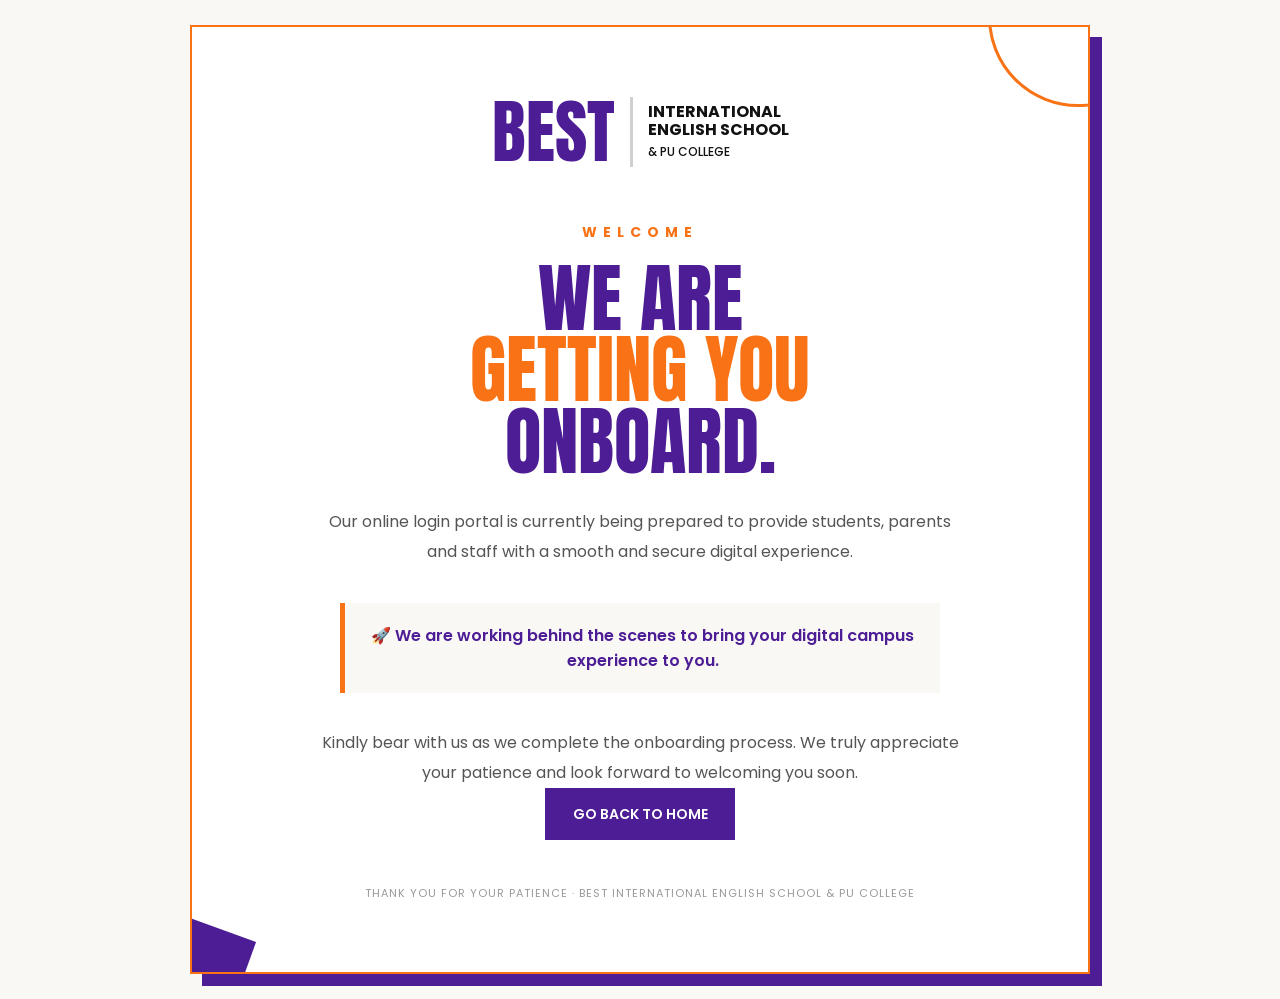
<file: login/index.html>
<!DOCTYPE html>
<html lang="en">
<head>
<meta charset="UTF-8">
<meta name="viewport" content="width=device-width, initial-scale=1.0">

<title>Login | BEST International English School</title>

<link href="https://fonts.googleapis.com/css2?family=Anton&family=Poppins:wght@300;400;500;600;700&family=Allura&display=swap" rel="stylesheet">

<style>

*{
    margin:0;
    padding:0;
    box-sizing:border-box;
}

body{
    font-family:'Poppins',sans-serif;
    background:#FAF8F5;
    color:#111;
    min-height:100vh;
    display:flex;
    align-items:center;
    justify-content:center;
    padding:25px;
}

/* MAIN CONTAINER */

.login-page{
    width:100%;
    max-width:900px;
    background:#ffffff;
    border:2px solid #F97316;
    box-shadow:12px 12px 0px #4C1D95;
    padding:70px 40px;
    text-align:center;
    position:relative;
    overflow:hidden;
}

/* TOP BRAND */

.brand{
    display:flex;
    justify-content:center;
    align-items:center;
    gap:15px;
    margin-bottom:55px;
}

.best{
    font-family:'Anton',sans-serif;
    font-size:70px;
    line-height:.8;
    color:#4C1D95;
}

.brand-line{
    width:3px;
    height:70px;
    background:#d0d0d0;
}

.brand-text{
    text-align:left;
}

.brand-text h2{
    font-size:16px;
    line-height:1.1;
    font-weight:700;
}

.brand-text p{
    margin-top:5px;
    font-size:12px;
    font-weight:500;
}

/* SMALL TITLE */

.small-title{
    color:#F97316;
    font-size:14px;
    font-weight:700;
    letter-spacing:6px;
    margin-bottom:20px;
}

/* MAIN TITLE */

.main-title{
    font-family:'Anton',sans-serif;
    font-size:75px;
    line-height:.95;
    color:#4C1D95;
    font-weight:400;
}

.main-title span{
    color:#F97316;
}

/* MESSAGE */

.message{
    max-width:650px;
    margin:30px auto 0;
    color:#555;
    font-size:16px;
    line-height:1.9;
}

/* HIGHLIGHT */

.highlight{
    margin:35px auto;
    max-width:600px;
    padding:20px;
    background:#FAF8F5;
    border-left:5px solid #F97316;
    color:#4C1D95;
    font-weight:600;
    font-size:16px;
}

/* BUTTON */

.home-btn{
    display:inline-flex;
    align-items:center;
    justify-content:center;

    min-width:190px;
    height:52px;

    background:#4C1D95;
    color:white;

    text-decoration:none;
    font-size:14px;
    font-weight:600;

    border:2px solid #4C1D95;

    transition:.3s;
}

.home-btn:hover{
    background:#F97316;
    border-color:#F97316;
    transform:translateY(-3px);
}

/* FOOTER */

.footer-text{
    margin-top:45px;
    font-size:11px;
    color:#999;
    letter-spacing:1px;
}

/* DECORATION */

.orange-circle{
    position:absolute;
    width:180px;
    height:180px;
    border:3px solid #F97316;
    border-radius:50%;
    top:-100px;
    right:-80px;
}

.purple-square{
    position:absolute;
    width:100px;
    height:100px;
    background:#4C1D95;
    bottom:-50px;
    left:-50px;
    transform:rotate(20deg);
}

/* MOBILE */

@media(max-width:768px){

    body{
        padding:18px;
    }

    .login-page{
        padding:50px 22px;
        box-shadow:7px 7px 0px #4C1D95;
    }

    .brand{
        margin-bottom:45px;
    }

    .best{
        font-size:52px;
    }

    .brand-line{
        height:52px;
    }

    .brand-text h2{
        font-size:12px;
    }

    .brand-text p{
        font-size:9px;
    }

    .small-title{
        font-size:11px;
        letter-spacing:4px;
    }

    .main-title{
        font-size:52px;
    }

    .message{
        font-size:14px;
        line-height:1.8;
    }

    .highlight{
        font-size:14px;
        line-height:1.7;
    }

}

@media(max-width:430px){

    .login-page{
        padding:45px 18px;
    }

    .best{
        font-size:45px;
    }

    .brand-line{
        height:45px;
    }

    .main-title{
        font-size:43px;
    }

    .small-title{
        letter-spacing:3px;
    }

    .message{
        font-size:13px;
    }

}

</style>
</head>

<body>

<div class="login-page">

    <div class="orange-circle"></div>
    <div class="purple-square"></div>

    <!-- BRAND -->

    <div class="brand">

        <div class="best">
            BEST
        </div>

        <div class="brand-line"></div>

        <div class="brand-text">
            <h2>
                INTERNATIONAL<br>
                ENGLISH SCHOOL
            </h2>

            <p>
                & PU COLLEGE
            </p>
        </div>

    </div>


    <!-- MESSAGE -->

    <div class="small-title">
        WELCOME
    </div>

    <h1 class="main-title">
        WE ARE<br>
        <span>GETTING YOU</span><br>
        ONBOARD.
    </h1>


    <p class="message">

        Our online login portal is currently being prepared
        to provide students, parents and staff with a smooth
        and secure digital experience.

    </p>


    <div class="highlight">

        🚀 We are working behind the scenes to bring
        your digital campus experience to you.

    </div>


    <p class="message">

        Kindly bear with us as we complete the onboarding
        process. We truly appreciate your patience and
        look forward to welcoming you soon.

    </p>


    <!-- HOME BUTTON -->

    <a href="../index.html" class="home-btn">
        GO BACK TO HOME
    </a>


    <div class="footer-text">

        THANK YOU FOR YOUR PATIENCE · BEST INTERNATIONAL ENGLISH SCHOOL & PU COLLEGE

    </div>

</div>

</body>
</html>
</file>
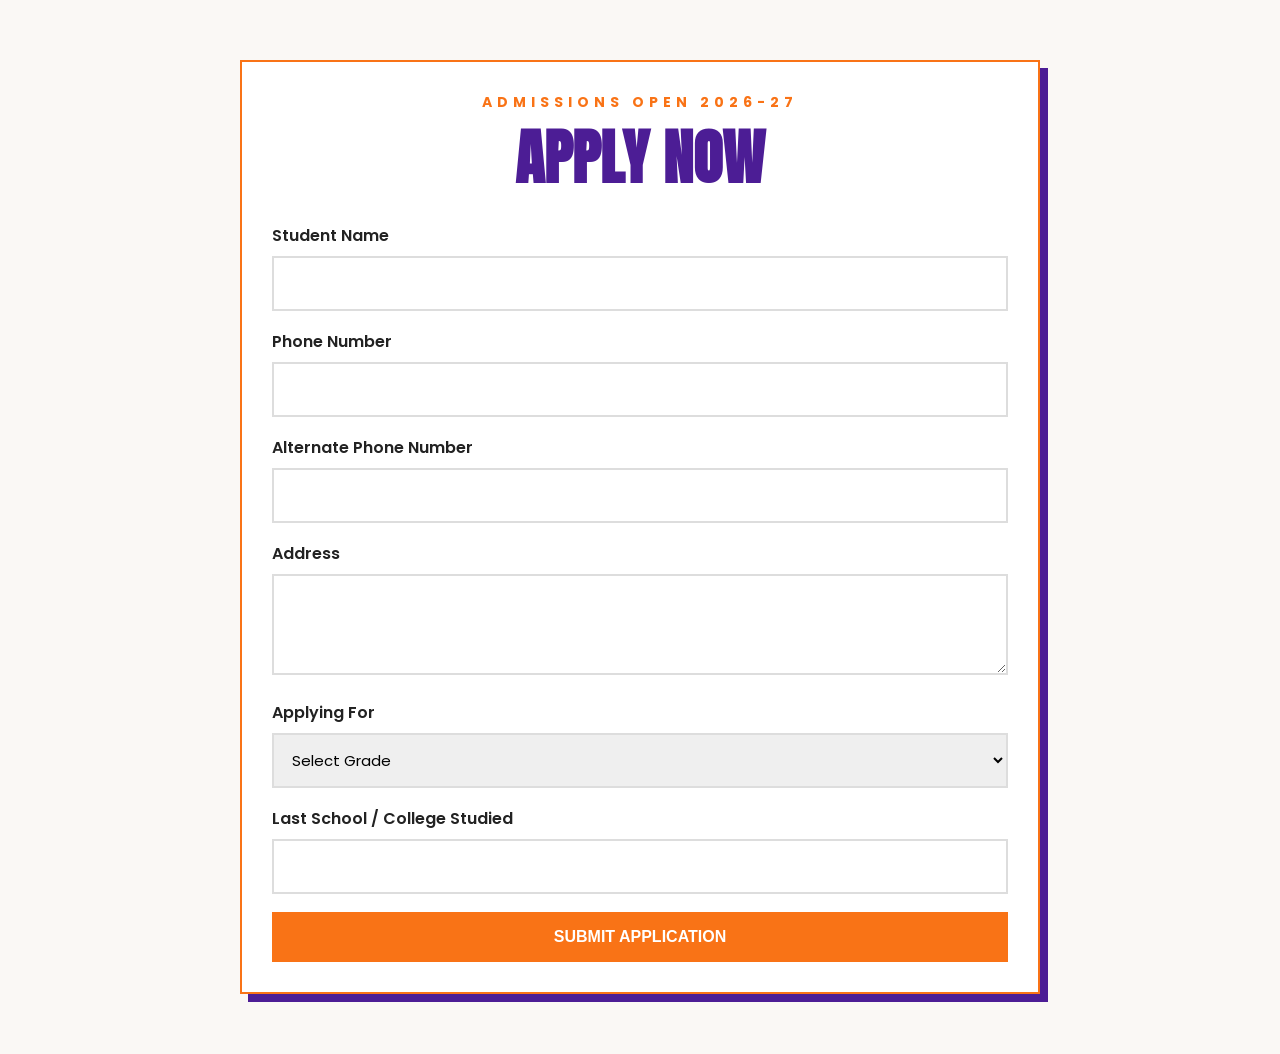
<file: form.html>
<!DOCTYPE html>
<html lang="en">
<head>
<meta charset="UTF-8">
<meta name="viewport" content="width=device-width, initial-scale=1.0">

<title>Admission Form</title>

<link href="https://fonts.googleapis.com/css2?family=Anton&family=Poppins:wght@300;400;500;600;700&display=swap" rel="stylesheet">

<style>

*{
margin:0;
padding:0;
box-sizing:border-box;
}

body{
font-family:'Poppins',sans-serif;
background:#FAF8F5;
padding:20px;
}

.form-container{

max-width:800px;

margin:40px auto;

background:#fff;

border:2px solid #F97316;

padding:30px;

box-shadow:8px 8px 0px #4C1D95;
}

.small-title{

text-align:center;

letter-spacing:5px;

color:#F97316;

font-size:14px;

font-weight:700;
}

.main-title{

font-family:'Anton',sans-serif;

font-size:60px;

line-height:1;

text-align:center;

color:#4C1D95;

margin:15px 0 35px;
}

.input-group{

margin-bottom:18px;
}

label{

display:block;

margin-bottom:8px;

font-weight:600;

color:#222;
}

input,
textarea,
select{

width:100%;

padding:14px;

border:2px solid #ddd;

font-family:'Poppins',sans-serif;

font-size:15px;

outline:none;
}

input:focus,
textarea:focus,
select:focus{

border-color:#F97316;
}

button{

width:100%;

background:#F97316;

color:white;

border:none;

padding:16px;

font-size:16px;

font-weight:700;

cursor:pointer;

transition:.3s;
}

button:hover{

background:#e9670c;
}

.hidden{

display:none;
}

@media(max-width:768px){

.main-title{

font-size:42px;
}

.form-container{

padding:20px;
}

}

</style>
</head>

<body>

<div class="form-container">

<p class="small-title">
ADMISSIONS OPEN 2026-27
</p>

<h1 class="main-title">
APPLY NOW
</h1>

<form action="success.html">

<div class="input-group">

<label>Student Name</label>

<input type="text" required>

</div>

<div class="input-group">

<label>Phone Number</label>

<input type="tel" required>

</div>

<div class="input-group">

<label>Alternate Phone Number</label>

<input type="tel">

</div>

<div class="input-group">

<label>Address</label>

<textarea rows="3" required></textarea>

</div>

<div class="input-group">

<label>Applying For</label>

<select id="gradeSelect" onchange="checkPUC()" required>

<option value="">Select Grade</option>

<option>Nursery</option>
<option>LKG</option>
<option>UKG</option>

<option>1st Grade</option>
<option>2nd Grade</option>
<option>3rd Grade</option>
<option>4th Grade</option>
<option>5th Grade</option>
<option>6th Grade</option>
<option>7th Grade</option>
<option>8th Grade</option>
<option>9th Grade</option>
<option>10th Grade</option>

<option value="1st PUC">1st PUC</option>
<option value="2nd PUC">2nd PUC</option>

</select>

</div>

<div id="streamSection" class="hidden">

<div class="input-group">

<label>Stream</label>

<select id="streamSelect" onchange="checkCourse()">

<option value="">Select Stream</option>

<option value="Science">Science</option>

<option value="Commerce">Commerce</option>

</select>

</div>

</div>

<div id="courseSection" class="hidden">

<div class="input-group">

<label>Course</label>

<select id="courseSelect">

</select>

</div>

</div>

<div class="input-group">

<label>Last School / College Studied</label>

<input type="text" required>

</div>

<button type="submit">
SUBMIT APPLICATION
</button>

</form>

</div>

<script>

function checkPUC(){

let grade =
document.getElementById("gradeSelect").value;

if(
grade=="1st PUC" ||
grade=="2nd PUC"
){

document.getElementById("streamSection")
.style.display="block";

}else{

document.getElementById("streamSection")
.style.display="none";

document.getElementById("courseSection")
.style.display="none";

}

}

function checkCourse(){

let stream =
document.getElementById("streamSelect").value;

let course =
document.getElementById("courseSelect");

course.innerHTML="";

if(stream=="Science"){

document.getElementById("courseSection")
.style.display="block";

course.innerHTML=`

<option>PCMB</option>
<option>PCMC</option>

`;

}

else if(stream=="Commerce"){

document.getElementById("courseSection")
.style.display="block";

course.innerHTML=`

<option>CEBA</option>

`;

}

}

</script>

</body>
</html>
</file>
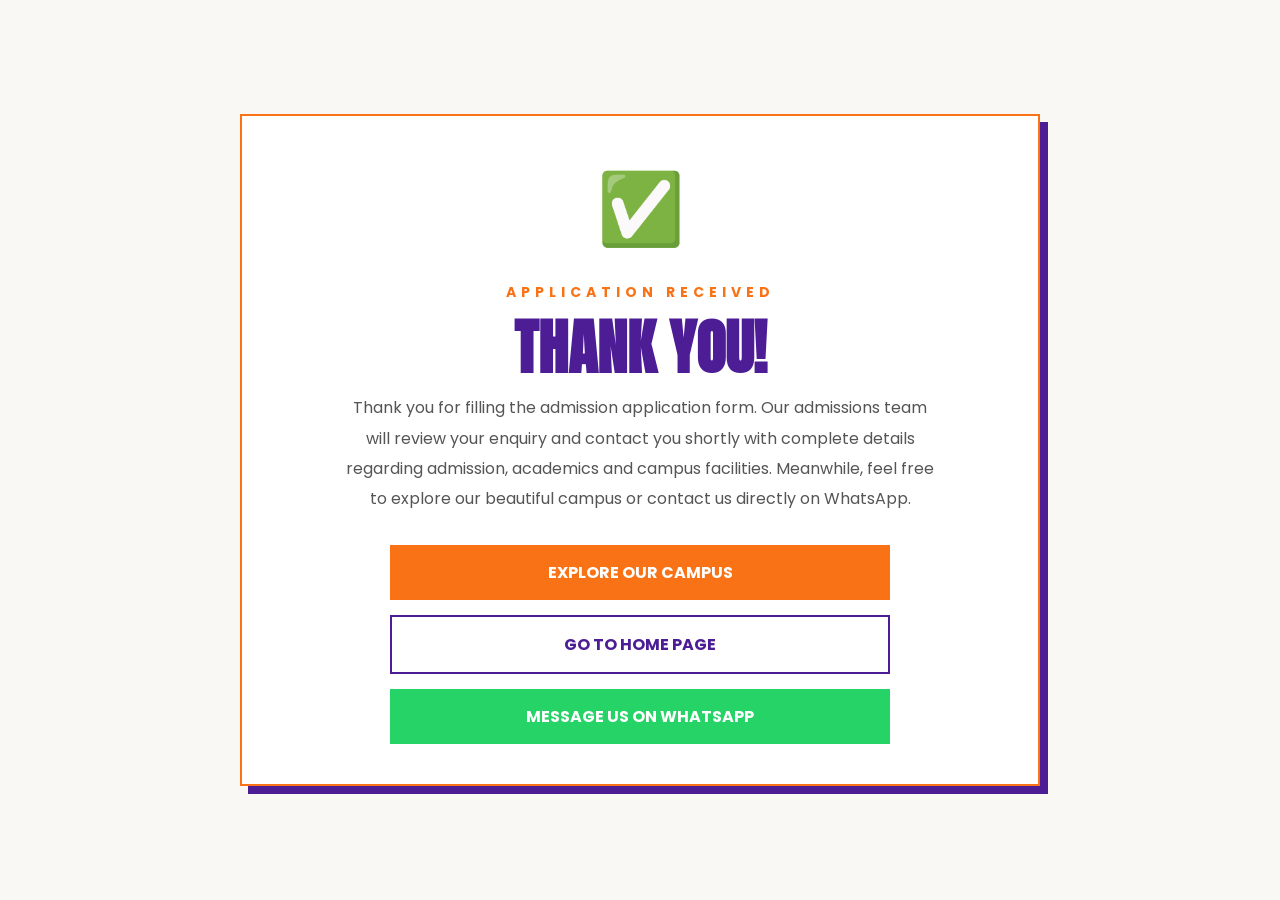
<file: success.html>
<!DOCTYPE html>
<html lang="en">
<head>
<meta charset="UTF-8">
<meta name="viewport" content="width=device-width, initial-scale=1.0">

<title>Application Submitted</title>

<link href="https://fonts.googleapis.com/css2?family=Anton&family=Poppins:wght@300;400;500;600;700&display=swap" rel="stylesheet">

<style>

*{
margin:0;
padding:0;
box-sizing:border-box;
}

body{

font-family:'Poppins',sans-serif;

background:#FAF8F5;

display:flex;

justify-content:center;

align-items:center;

min-height:100vh;

padding:20px;
}

.success-box{

max-width:800px;

width:100%;

background:white;

border:2px solid #F97316;

padding:40px 25px;

text-align:center;

box-shadow:8px 8px 0px #4C1D95;
}

.tick{

font-size:70px;

margin-bottom:20px;
}

.small-title{

color:#F97316;

letter-spacing:5px;

font-size:14px;

font-weight:700;
}

.main-title{

font-family:'Anton',sans-serif;

font-size:60px;

line-height:1;

color:#4C1D95;

margin:15px 0;
}

.message{

color:#555;

line-height:1.9;

max-width:600px;

margin:0 auto 30px;
}

.btns{

display:flex;

flex-direction:column;

gap:15px;
}

.btn{

display:block;

text-decoration:none;

padding:15px;

font-weight:700;

transition:.3s;
}

.campus-btn{

background:#F97316;

color:white;
}

.home-btn{

border:2px solid #4C1D95;

color:#4C1D95;
}

.whatsapp-btn{

background:#25D366;

color:white;
}

.btn:hover{

transform:translateY(-3px);
}

@media(min-width:768px){

.btns{

max-width:500px;

margin:auto;
}

}

</style>
</head>
<body>

<div class="success-box">

<div class="tick">✅</div>

<p class="small-title">
APPLICATION RECEIVED
</p>

<h1 class="main-title">
THANK YOU!
</h1>

<p class="message">

Thank you for filling the admission application form.

Our admissions team will review your enquiry and contact you shortly with complete details regarding admission, academics and campus facilities.

Meanwhile, feel free to explore our beautiful campus or contact us directly on WhatsApp.

</p>

<div class="btns">

<a href="campus.html" class="btn campus-btn">
EXPLORE OUR CAMPUS
</a>

<a href="index.html" class="btn home-btn">
GO TO HOME PAGE
</a>

<a href="https://wa.me/918277466571?text=Hello%20Best%20Team,%20I%20have%20filled%20the%20application%20on%20your%20website,%20kindly%20call%20me%20and%20give%20more%20details."
class="btn whatsapp-btn">
MESSAGE US ON WHATSAPP
</a>

</div>

</div>

</body>
</html>
</file>
<file: academics/academics.css>
*{
    margin:0;
    padding:0;
    box-sizing:border-box;
}

html{
    scroll-behavior:smooth;
}

body{
    background:#FAF8F5;
    color:#111;
    font-family:'Poppins',sans-serif;
}


/* =========================
   HEADER
========================= */

.academic-header{
    display:flex;
    align-items:center;
    justify-content:space-between;

    padding:24px 5%;

    background:#fff;
    border-bottom:1px solid #ddd;
}

.brand{
    display:flex;
    align-items:center;
    gap:14px;

    color:#111;
    text-decoration:none;
}

.brand-best{
    font-family:'Anton',sans-serif;
    font-size:52px;
    color:#4C1D95;
}

.brand-line{
    width:3px;
    height:52px;
    background:#ccc;
}

.brand-text{
    display:flex;
    flex-direction:column;
}

.brand-text strong{
    font-size:13px;
    line-height:1.15;
}

.brand-text span{
    font-size:10px;
    margin-top:5px;
}

.home-link{
    color:#4C1D95;
    text-decoration:none;
    font-size:12px;
    font-weight:700;
}


/* =========================
   COMMON
========================= */

.section-label{
    color:#F97316;
    font-size:11px;
    font-weight:700;
    letter-spacing:4px;
}


/* =========================
   HERO
========================= */

.academic-hero{
    max-width:1000px;
    margin:100px auto 120px;
    padding:0 25px;
    text-align:center;
}

.hero-label{
    color:#F97316;
    font-size:13px;
    font-weight:700;
    letter-spacing:6px;
}

.academic-hero h1{
    font-family:'Anton',sans-serif;
    font-size:82px;
    line-height:.94;
    margin:20px 0 30px;
}

.academic-hero h1 span{
    color:#4C1D95;
}

.academic-hero p{
    max-width:750px;
    margin:auto;

    color:#666;
    font-size:15px;
    line-height:1.9;
}


/* =========================
   PHILOSOPHY
========================= */

.philosophy-section{
    width:92%;
    max-width:1100px;

    margin:0 auto 130px;

    display:grid;
    grid-template-columns:70px 1fr 1fr;
    gap:45px;

    padding:60px 0;

    border-top:2px solid #111;
    border-bottom:1px solid #ddd;
}

.section-number{
    font-family:'Anton',sans-serif;
    font-size:35px;
    color:#F97316;
}

.philosophy-content h2{
    font-family:'Anton',sans-serif;
    color:#4C1D95;
    font-size:55px;
    line-height:.95;
    margin:18px 0 25px;
}

.large-text{
    color:#111 !important;
    font-size:18px !important;
    line-height:1.7 !important;
    margin-bottom:15px;
}

.philosophy-content > p:last-child{
    color:#666;
    font-size:13px;
    line-height:1.9;
}

.philosophy-points{
    display:flex;
    flex-direction:column;
    gap:25px;
}

.point{
    display:grid;
    grid-template-columns:40px 1fr;
    gap:15px;
}

.point > strong{
    color:#F97316;
    font-family:'Anton',sans-serif;
    font-size:20px;
}

.point h3{
    font-size:14px;
    color:#4C1D95;
}

.point p{
    color:#777;
    font-size:11px;
    line-height:1.7;
    margin-top:5px;
}


/* =========================
   SCHOOL
========================= */

.school-section{
    width:92%;
    max-width:1100px;
    margin:0 auto 130px;
}

.section-heading{
    max-width:650px;
    margin-bottom:50px;
}

.section-heading h2{
    font-family:'Anton',sans-serif;
    color:#4C1D95;
    font-size:60px;
    line-height:.95;
    margin:18px 0;
}

.section-heading > p:last-child{
    color:#666;
    font-size:13px;
    line-height:1.8;
}

.school-grid{
    display:grid;
    grid-template-columns:repeat(3,1fr);
    gap:18px;
}

.academic-card{
    min-height:220px;

    padding:28px;

    background:#fff;

    border:2px solid #ddd;

    transition:.3s;
}

.academic-card:hover{
    transform:translateY(-7px);
    border-color:#F97316;
    box-shadow:7px 7px 0 #4C1D95;
}

.academic-card span{
    font-family:'Anton',sans-serif;
    font-size:25px;
    color:#F97316;
}

.academic-card h3{
    color:#4C1D95;
    font-size:18px;
    margin:25px 0 12px;
}

.academic-card p{
    color:#777;
    font-size:12px;
    line-height:1.8;
}


/* =========================
   PU COLLEGE
========================= */

.pu-section{
    background:#111;
    color:#fff;

    padding:100px 5% 120px;
}

.pu-heading{
    max-width:750px;
    margin:0 auto 65px;
    text-align:center;
}

.pu-heading h2{
    font-family:'Anton',sans-serif;
    font-size:65px;
    line-height:.95;
    margin:18px 0 25px;
}

.pu-heading h2 span{
    color:#F97316;
}

.pu-heading p:last-child{
    color:#aaa;
    font-size:13px;
    line-height:1.8;
}

.pu-years{
    width:92%;
    max-width:1050px;

    margin:0 auto 80px;

    display:grid;
    grid-template-columns:1fr 1fr;

    gap:20px;
}

.year-card{
    display:flex;
    gap:25px;

    padding:30px;

    border:1px solid #444;
    background:#181818;
}

.year-number{
    font-family:'Anton',sans-serif;
    color:#F97316;
    font-size:40px;
}

.year-card small{
    color:#999;
    font-size:9px;
    letter-spacing:2px;
}

.year-card h3{
    font-family:'Anton',sans-serif;
    font-size:32px;
    color:#fff;
}

.year-card p{
    color:#aaa;
    font-size:11px;
    line-height:1.7;
    margin-top:8px;
}


/* =========================
   STREAMS
========================= */

.stream-section{
    width:92%;
    max-width:1050px;
    margin:0 auto 55px;
}

.stream-title{
    border-bottom:1px solid #444;
    padding-bottom:18px;
    margin-bottom:20px;
}

.stream-title span{
    color:#F97316;
    font-size:10px;
    letter-spacing:3px;
}

.stream-title h3{
    margin-top:6px;
    font-family:'Anton',sans-serif;
    font-size:28px;
}

.stream-grid{
    display:grid;
    grid-template-columns:1fr 1fr;
    gap:15px;
}

.stream-card{
    padding:25px;

    border:1px solid #444;
    background:#181818;

    transition:.3s;
}

.stream-card:hover{
    border-color:#F97316;
}

.stream-card h4{
    font-family:'Anton',sans-serif;
    font-size:27px;
    color:#F97316;
}

.stream-card p{
    margin-top:8px;
    color:#aaa;
    font-size:11px;
    line-height:1.7;
}

.commerce .stream-grid{
    grid-template-columns:1fr;
}


/* =========================
   FUTURE SKILLS
========================= */

.future-section{
    width:92%;
    max-width:1100px;

    margin:130px auto;
}

.future-heading{
    max-width:650px;
    margin-bottom:50px;
}

.future-heading h2{
    font-family:'Anton',sans-serif;
    font-size:60px;
    line-height:.95;
    color:#111;
    margin-top:18px;
}

.future-heading h2 span{
    color:#4C1D95;
}

.future-grid{
    display:grid;
    grid-template-columns:repeat(3,1fr);
    gap:18px;
}

.future-card{
    padding:28px;
    min-height:220px;

    background:#fff;

    border:2px solid #ddd;

    transition:.3s;
}

.future-card:hover{
    background:#4C1D95;
    color:#fff;
    transform:translateY(-6px);
}

.future-card > div{
    font-family:'Anton',sans-serif;
    color:#F97316;
    font-size:24px;
}

.future-card h3{
    font-size:16px;
    margin:25px 0 10px;
}

.future-card p{
    color:#777;
    font-size:11px;
    line-height:1.8;
}

.future-card:hover p{
    color:#ddd;
}


/* =========================
   SUPPORT
========================= */

.support-section{
    width:92%;
    max-width:1100px;

    margin:0 auto 130px;

    display:grid;
    grid-template-columns:1fr 1fr;

    gap:80px;

    padding:70px 0;

    border-top:2px solid #111;
    border-bottom:2px solid #111;
}

.support-left h2{
    font-family:'Anton',sans-serif;
    color:#4C1D95;
    font-size:55px;
    line-height:.95;
    margin:18px 0 25px;
}

.support-left > p:last-child{
    color:#666;
    font-size:13px;
    line-height:1.9;
    max-width:480px;
}

.support-list{
    display:flex;
    flex-direction:column;
}

.support-list div{
    display:flex;
    align-items:center;
    gap:20px;

    padding:17px 0;

    border-bottom:1px solid #ddd;
}

.support-list span{
    color:#F97316;
    font-family:'Anton',sans-serif;
}

.support-list strong{
    font-size:12px;
    color:#333;
}


/* =========================
   CTA
========================= */

.academic-cta{
    background:#4C1D95;
    color:#fff;

    text-align:center;

    padding:100px 25px;
}

.academic-cta > p{
    color:#F97316;
    font-size:11px;
    letter-spacing:4px;
    font-weight:700;
}

.academic-cta h2{
    font-family:'Anton',sans-serif;
    font-size:75px;
    line-height:.9;
    margin:20px 0 35px;
}

.academic-cta h2 span{
    color:#F97316;
}

.cta-buttons{
    display:flex;
    justify-content:center;
    gap:15px;
    flex-wrap:wrap;
}

.primary-btn,
.secondary-btn{
    padding:15px 25px;

    text-decoration:none;

    font-size:12px;
    font-weight:700;

    transition:.3s;
}

.primary-btn{
    background:#F97316;
    color:#fff;
}

.primary-btn span{
    margin-left:8px;
}

.primary-btn:hover{
    background:#fff;
    color:#4C1D95;
}

.secondary-btn{
    border:2px solid #fff;
    color:#fff;
}

.secondary-btn:hover{
    background:#fff;
    color:#4C1D95;
}


/* =========================
   FOOTER
========================= */

footer{
    padding:30px 20px;

    text-align:center;

    background:#FAF8F5;

    border-top:1px solid #ddd;

    color:#999;

    font-size:10px;
}

.developer-credit{
    margin-top:7px;
    color:#777;
    font-size:9px;
}


/* =========================
   MOBILE
========================= */

@media(max-width:800px){

    .academic-header{
        padding:18px;
    }

    .brand-best{
        font-size:42px;
    }

    .brand-line{
        height:42px;
    }

    .brand-text strong{
        font-size:10px;
    }

    .brand-text span{
        font-size:8px;
    }


    .academic-hero{
        margin-top:65px;
        margin-bottom:80px;
    }

    .academic-hero h1{
        font-size:52px;
    }


    .philosophy-section{
        grid-template-columns:1fr;
        gap:25px;
        padding:45px 0;
    }

    .section-number{
        font-size:28px;
    }

    .philosophy-content h2{
        font-size:45px;
    }


    .school-grid{
        grid-template-columns:1fr 1fr;
    }

    .section-heading h2{
        font-size:45px;
    }


    .pu-heading h2{
        font-size:50px;
    }

    .pu-years{
        grid-template-columns:1fr;
    }

    .stream-grid{
        grid-template-columns:1fr;
    }


    .future-grid{
        grid-template-columns:1fr 1fr;
    }

    .future-heading h2{
        font-size:45px;
    }


    .support-section{
        grid-template-columns:1fr;
        gap:45px;
    }

    .support-left h2{
        font-size:45px;
    }


    .academic-cta h2{
        font-size:55px;
    }

}


@media(max-width:480px){

    .academic-hero h1{
        font-size:43px;
    }

    .school-grid{
        grid-template-columns:1fr;
    }

    .future-grid{
        grid-template-columns:1fr;
    }

    .section-heading h2,
    .future-heading h2{
        font-size:40px;
    }

    .philosophy-content h2,
    .support-left h2{
        font-size:40px;
    }

    .academic-cta h2{
        font-size:48px;
    }

      }
</file>
<file: admissions/admissions.css>
*{
    margin:0;
    padding:0;
    box-sizing:border-box;
}

html{
    scroll-behavior:smooth;
}

body{
    font-family:'Poppins',sans-serif;
    background:#FAF8F5;
    color:#111;
}


/* =========================
   HEADER
========================= */

.admission-header{
    width:100%;
    padding:25px 5%;
    border-bottom:1px solid #ddd;
    background:#fff;
}

.brand{
    display:inline-flex;
    align-items:center;
    gap:14px;
    text-decoration:none;
    color:#111;
}

.brand-best{
    font-family:'Anton',sans-serif;
    font-size:55px;
    color:#4C1D95;
}

.brand-line{
    width:3px;
    height:55px;
    background:#ccc;
}

.brand-text{
    display:flex;
    flex-direction:column;
}

.brand-text strong{
    font-size:14px;
    line-height:1.15;
}

.brand-text span{
    margin-top:5px;
    font-size:11px;
}


/* =========================
   HERO
========================= */

.admission-hero{
    max-width:1000px;
    margin:80px auto 50px;
    padding:0 25px;
    text-align:center;
}

.small-title{
    color:#F97316;
    font-size:14px;
    font-weight:700;
    letter-spacing:6px;
}

.admission-hero h1{
    font-family:'Anton',sans-serif;
    font-size:78px;
    line-height:.95;
    color:#111;
    margin:20px 0;
}

.admission-hero h1 span{
    color:#4C1D95;
}

.hero-text{
    max-width:750px;
    margin:auto;
    color:#666;
    font-size:16px;
    line-height:1.9;
}

.hero-text strong{
    display:block;
    color:#F97316;
    margin-top:8px;
}


/* =========================
   STATUS
========================= */

.status-section{
    max-width:1050px;
    margin:60px auto 100px;
    padding:0 25px;

    display:grid;
    grid-template-columns:1fr 1fr;
    gap:25px;
}

.status-card{
    display:flex;
    align-items:center;
    gap:20px;

    padding:25px;

    background:white;
    border:2px solid;

    box-shadow:7px 7px 0 #111;
}

.status-card.completed{
    border-color:#aaa;
}

.status-card.open{
    border-color:#F97316;
    box-shadow:7px 7px 0 #4C1D95;
}

.status-icon{
    width:55px;
    height:55px;

    display:flex;
    align-items:center;
    justify-content:center;

    flex-shrink:0;

    font-size:25px;
    font-weight:700;

    background:#4C1D95;
    color:white;
}

.status-card.open .status-icon{
    background:#F97316;
}

.status-card small{
    color:#888;
    font-size:10px;
    letter-spacing:2px;
}

.status-card h3{
    font-family:'Anton',sans-serif;
    font-size:30px;
    color:#4C1D95;
}

.status-card p{
    font-size:13px;
    color:#666;
}

.status-card.open p{
    color:#F97316;
    font-weight:600;
}


/* =========================
   INTRO
========================= */

.intro-section{
    max-width:850px;
    margin:0 auto 60px;
    padding:0 25px;
    text-align:center;
}

.section-label{
    color:#F97316;
    font-size:13px;
    font-weight:700;
    letter-spacing:5px;
}

.intro-section h2{
    font-family:'Anton',sans-serif;
    color:#4C1D95;
    font-size:55px;
    line-height:.95;
    margin:15px 0 25px;
}

.intro-section > p:last-child{
    color:#666;
    line-height:1.9;
}


/* =========================
   FORM
========================= */

.form-section{
    width:92%;
    max-width:1050px;
    margin:auto;
}

.admission-form{
    background:#fff;
    border:2px solid #F97316;
    padding:45px;

    box-shadow:10px 10px 0 #4C1D95;
}


/* FORM HEADING */

.form-heading{
    display:flex;
    align-items:center;
    gap:18px;

    margin:20px 0 30px;
    padding-bottom:18px;

    border-bottom:1px solid #eee;
}

.form-heading > span{
    font-family:'Anton',sans-serif;
    font-size:35px;
    color:#F97316;
}

.form-heading h2{
    color:#4C1D95;
    font-size:22px;
}

.form-heading p{
    color:#888;
    font-size:12px;
}


/* GRID */

.form-grid{
    display:grid;
    grid-template-columns:1fr 1fr;
    gap:22px;
    margin-bottom:55px;
}

.input-group{
    display:flex;
    flex-direction:column;
    gap:8px;
}

.input-group.full{
    grid-column:span 2;
}

.input-group label{
    font-size:13px;
    font-weight:600;
}

.input-group input,
.input-group select,
.input-group textarea{
    width:100%;

    padding:14px;

    border:2px solid #ddd;

    background:#fff;

    font-family:'Poppins',sans-serif;
    font-size:14px;

    outline:none;

    transition:.25s;
}

.input-group textarea{
    resize:vertical;
}

.input-group input:focus,
.input-group select:focus,
.input-group textarea:focus{
    border-color:#F97316;
}


/* =========================
   CHECKBOXES
========================= */

.check-grid{
    display:grid;
    grid-template-columns:repeat(3,1fr);
    gap:12px;
}

.check-item{
    display:flex;
    align-items:center;
    gap:8px;

    padding:13px;

    border:2px solid #eee;

    cursor:pointer;

    font-size:12px;

    transition:.25s;
}

.check-item:hover{
    border-color:#F97316;
}

.check-item input{
    accent-color:#4C1D95;
}


/* =========================
   CONSENT
========================= */

.consent{
    display:flex;
    align-items:flex-start;
    gap:10px;

    margin:10px 0 25px;

    color:#666;

    font-size:12px;
    line-height:1.7;

    cursor:pointer;
}

.consent input{
    margin-top:5px;
    accent-color:#4C1D95;
}


/* =========================
   BUTTON
========================= */

.submit-btn{
    width:100%;

    border:none;

    background:#4C1D95;
    color:white;

    padding:18px;

    font-family:'Poppins',sans-serif;

    font-size:15px;
    font-weight:700;

    cursor:pointer;

    transition:.3s;
}

.submit-btn span{
    margin-left:10px;
    font-size:20px;
}

.submit-btn:hover{
    background:#F97316;
    transform:translateY(-2px);
}

.form-note{
    text-align:center;
    color:#999;
    font-size:11px;
    margin-top:15px;
}


/* =========================
   BOTTOM BUTTONS
========================= */

.bottom-section{
    display:flex;
    justify-content:center;
    gap:15px;
    flex-wrap:wrap;

    margin:80px auto;
}

.home-btn,
.campus-btn{
    padding:14px 25px;
    text-decoration:none;
    font-weight:600;
    transition:.3s;
}

.home-btn{
    color:#4C1D95;
    border:2px solid #4C1D95;
}

.campus-btn{
    color:white;
    background:#F97316;
}

.home-btn:hover{
    background:#4C1D95;
    color:white;
}

.campus-btn:hover{
    background:#4C1D95;
}


/* =========================
   FOOTER
========================= */

footer{
    padding:25px;
    text-align:center;
    color:#999;
    font-size:11px;
    border-top:1px solid #ddd;
}


/* =========================
   HIDDEN
========================= */

.hidden{
    display:none;
}


/* =========================
   MOBILE
========================= */

@media(max-width:768px){

    .admission-header{
        padding:18px;
    }

    .brand-best{
        font-size:42px;
    }

    .brand-line{
        height:42px;
    }

    .brand-text strong{
        font-size:11px;
    }

    .brand-text span{
        font-size:9px;
    }


    .admission-hero{
        margin-top:55px;
    }

    .admission-hero h1{
        font-size:52px;
    }

    .hero-text{
        font-size:14px;
    }


    .status-section{
        grid-template-columns:1fr;
        margin-bottom:75px;
    }


    .intro-section h2{
        font-size:40px;
    }


    .admission-form{
        padding:25px 18px;
        box-shadow:6px 6px 0 #4C1D95;
    }


    .form-grid{
        grid-template-columns:1fr;
    }

    .input-group.full{
        grid-column:auto;
    }


    .check-grid{
        grid-template-columns:1fr 1fr;
    }


    .form-heading h2{
        font-size:18px;
    }

}


@media(max-width:430px){

    .admission-hero h1{
        font-size:43px;
    }

    .small-title{
        letter-spacing:4px;
    }

    .status-card{
        padding:18px;
    }

    .status-card h3{
        font-size:25px;
    }

    .check-grid{
        grid-template-columns:1fr;
    }

}
</file>
<file: contact/contact.css>
*{
    margin:0;
    padding:0;
    box-sizing:border-box;
}

html{
    scroll-behavior:smooth;
}

body{
    background:#FAF8F5;
    color:#111;
    font-family:'Poppins',sans-serif;
}


/* =========================
   HEADER
========================= */

.contact-header{
    display:flex;
    align-items:center;
    justify-content:space-between;

    padding:24px 5%;

    background:#fff;
    border-bottom:1px solid #ddd;
}

.brand{
    display:flex;
    align-items:center;
    gap:14px;

    color:#111;
    text-decoration:none;
}

.brand-best{
    font-family:'Anton',sans-serif;
    font-size:52px;
    color:#4C1D95;
}

.brand-line{
    width:3px;
    height:52px;
    background:#ccc;
}

.brand-text{
    display:flex;
    flex-direction:column;
}

.brand-text strong{
    font-size:13px;
    line-height:1.15;
}

.brand-text span{
    font-size:10px;
    margin-top:5px;
}

.home-link{
    color:#4C1D95;
    font-size:12px;
    font-weight:700;
    text-decoration:none;
}


/* =========================
   HERO
========================= */

.contact-hero{
    max-width:1000px;
    margin:90px auto 70px;
    padding:0 25px;
    text-align:center;
}

.eyebrow{
    color:#F97316;
    font-size:13px;
    font-weight:700;
    letter-spacing:5px;
}

.contact-hero h1{
    font-family:'Anton',sans-serif;
    font-size:80px;
    line-height:.95;
    margin:20px 0;
}

.contact-hero h1 span{
    color:#4C1D95;
}

.hero-description{
    max-width:700px;
    margin:auto;

    color:#666;
    font-size:15px;
    line-height:1.9;
}


/* =========================
   CONTACT CARDS
========================= */

.contact-cards{
    width:92%;
    max-width:1100px;

    margin:0 auto 100px;

    display:grid;
    grid-template-columns:1fr 1fr;

    gap:20px;
}

.contact-card{
    display:flex;
    align-items:center;
    gap:20px;

    padding:25px;

    background:#fff;

    border:2px solid #ddd;

    text-decoration:none;
    color:#111;

    transition:.3s;
}

.contact-card:hover{
    border-color:#F97316;
    transform:translateY(-4px);
    box-shadow:6px 6px 0 #4C1D95;
}

.card-icon{
    width:58px;
    height:58px;

    flex-shrink:0;

    display:flex;
    align-items:center;
    justify-content:center;

    background:#4C1D95;
    color:#fff;

    font-size:23px;
}

.contact-card span{
    font-size:10px;
    font-weight:700;
    letter-spacing:2px;
    color:#F97316;
}

.contact-card h2{
    font-family:'Anton',sans-serif;
    font-size:25px;
    margin:3px 0;
}

.contact-card p{
    font-size:11px;
    color:#777;
}


/* =========================
   MAIN
========================= */

.contact-main{
    width:92%;
    max-width:1100px;

    margin:auto;

    display:grid;
    grid-template-columns:.85fr 1.15fr;

    gap:70px;
}


/* LEFT */

.section-label{
    color:#F97316;
    font-size:11px;
    font-weight:700;
    letter-spacing:4px;
}

.contact-info h2,
.enquiry-box h2{
    font-family:'Anton',sans-serif;
    font-size:58px;
    line-height:.95;
    color:#4C1D95;
    margin:18px 0 25px;
}

.info-text{
    color:#666;
    font-size:14px;
    line-height:1.9;

    max-width:450px;
}

.info-block{
    margin-top:35px;
    padding-left:18px;
    border-left:3px solid #F97316;
}

.info-block span{
    color:#888;
    font-size:10px;
    font-weight:700;
    letter-spacing:2px;
}

.info-block p{
    margin-top:5px;
    font-size:13px;
    line-height:1.7;
}


/* =========================
   FORM BOX
========================= */

.enquiry-box{
    background:#fff;

    padding:40px;

    border:2px solid #F97316;

    box-shadow:10px 10px 0 #4C1D95;
}

.form-row{
    display:grid;
    grid-template-columns:1fr 1fr;
    gap:18px;
}

.input-group{
    display:flex;
    flex-direction:column;
    gap:8px;

    margin-bottom:20px;
}

.input-group label{
    font-size:12px;
    font-weight:600;
}

.input-group input,
.input-group select,
.input-group textarea{
    width:100%;

    padding:14px;

    border:2px solid #ddd;

    background:#fff;

    font-family:'Poppins',sans-serif;
    font-size:13px;

    outline:none;

    transition:.2s;
}

.input-group input:focus,
.input-group select:focus,
.input-group textarea:focus{
    border-color:#F97316;
}

.input-group textarea{
    resize:vertical;
}

.submit-btn{
    width:100%;

    padding:17px;

    border:0;

    background:#4C1D95;
    color:#fff;

    font-family:'Poppins',sans-serif;

    font-weight:700;
    font-size:13px;

    cursor:pointer;

    transition:.3s;
}

.submit-btn:hover{
    background:#F97316;
}

.submit-btn span{
    margin-left:8px;
    font-size:18px;
}

.form-note{
    text-align:center;
    color:#999;
    font-size:10px;
    margin-top:12px;
}


/* =========================
   QUICK LINKS
========================= */

.quick-section{
    width:92%;
    max-width:1100px;

    margin:120px auto;

    text-align:center;
}

.quick-links{
    margin-top:25px;

    display:grid;
    grid-template-columns:repeat(3,1fr);

    gap:15px;
}

.quick-links a{
    display:flex;
    justify-content:space-between;
    align-items:center;

    padding:20px;

    background:#111;
    color:#fff;

    text-decoration:none;

    font-size:12px;
    font-weight:700;

    transition:.3s;
}

.quick-links a:hover{
    background:#4C1D95;
}

.quick-links span{
    color:#F97316;
    font-size:18px;
}


/* =========================
   FOOTER
========================= */

footer{
    padding:30px 20px;

    text-align:center;

    border-top:1px solid #ddd;

    color:#999;

    font-size:10px;
}

.developer-credit{
    margin-top:7px;
    color:#777;
    font-size:9px;
}


/* =========================
   MOBILE
========================= */

@media(max-width:800px){

    .contact-header{
        padding:18px;
    }

    .brand-best{
        font-size:42px;
    }

    .brand-line{
        height:42px;
    }

    .brand-text strong{
        font-size:10px;
    }

    .brand-text span{
        font-size:8px;
    }


    .contact-hero{
        margin-top:60px;
    }

    .contact-hero h1{
        font-size:53px;
    }


    .contact-cards{
        grid-template-columns:1fr;
    }


    .contact-main{
        grid-template-columns:1fr;
        gap:55px;
    }


    .contact-info h2,
    .enquiry-box h2{
        font-size:48px;
    }


    .form-row{
        grid-template-columns:1fr;
        gap:0;
    }


    .enquiry-box{
        padding:25px 18px;
        box-shadow:6px 6px 0 #4C1D95;
    }


    .quick-links{
        grid-template-columns:1fr;
    }

}


@media(max-width:450px){

    .contact-hero h1{
        font-size:43px;
    }

    .contact-hero{
        margin-bottom:50px;
    }

    .contact-card{
        padding:18px;
    }

    .contact-card h2{
        font-size:21px;
    }

}
</file>
